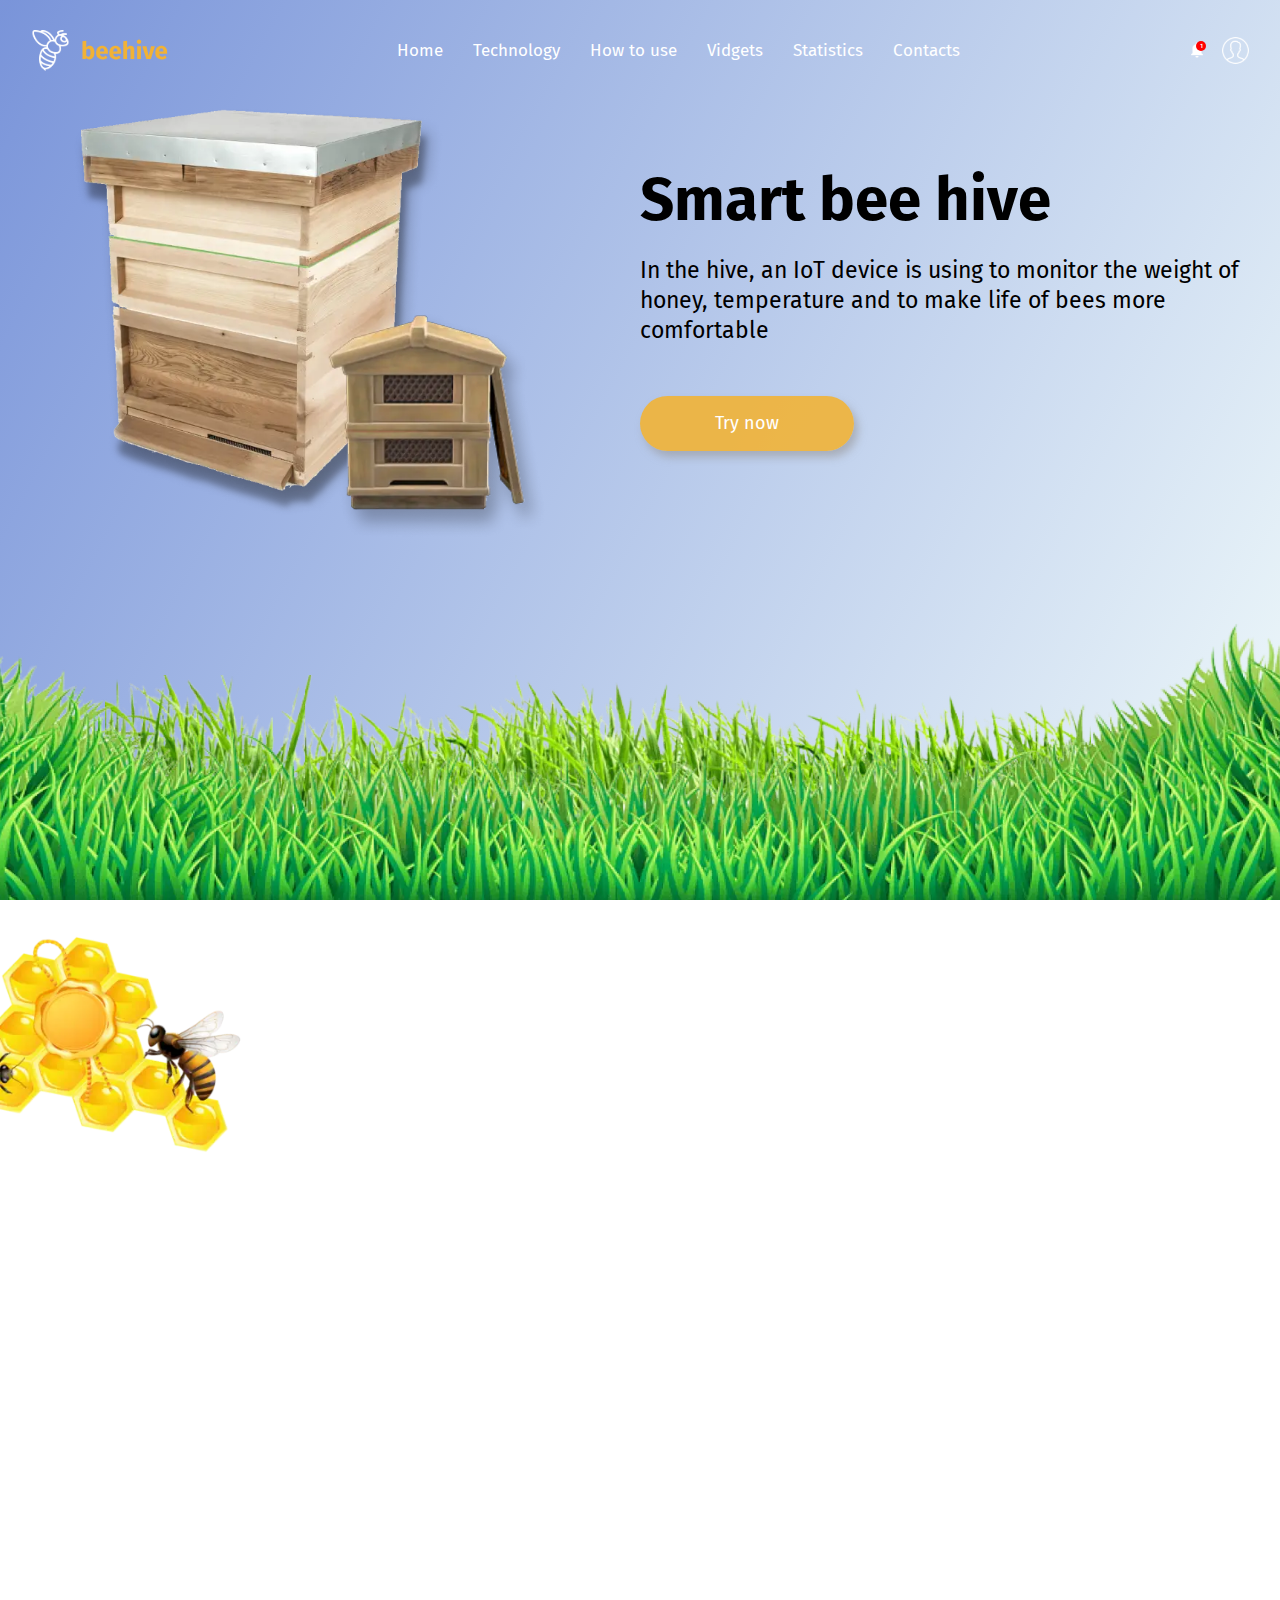
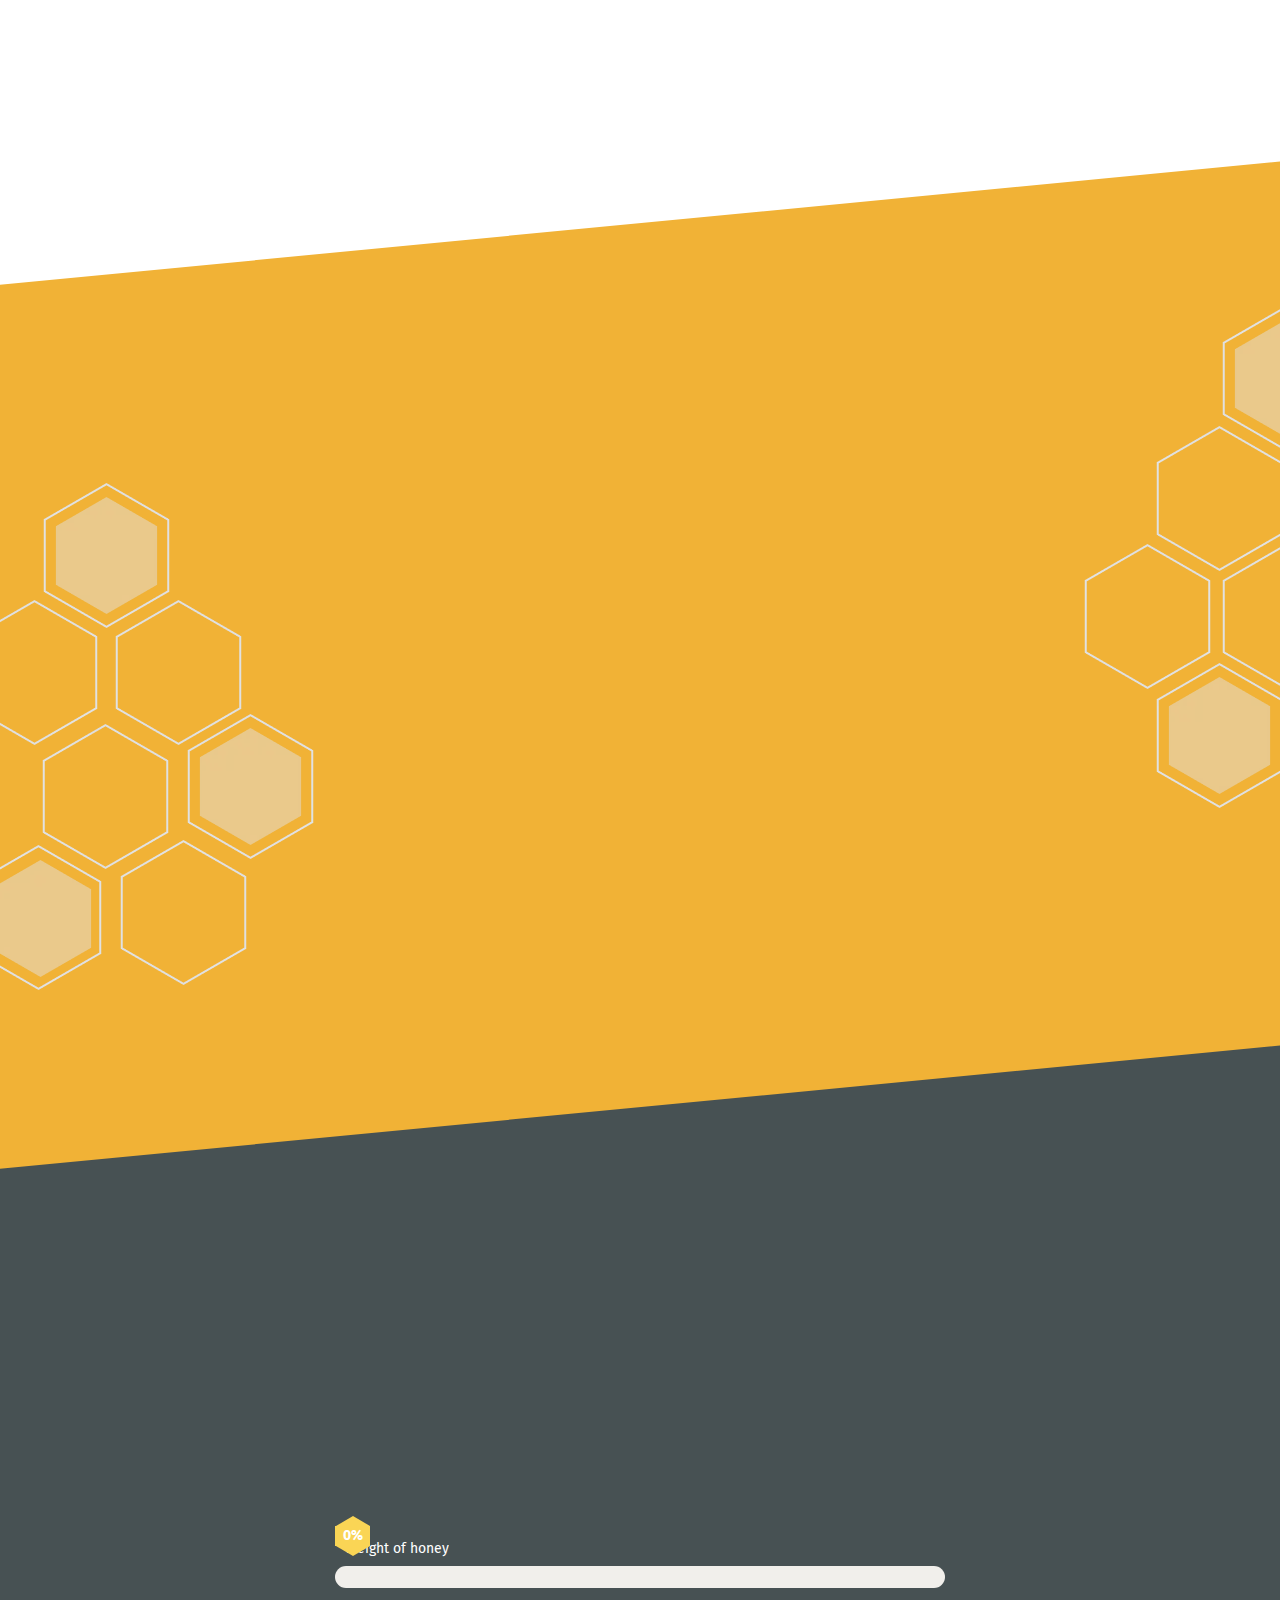
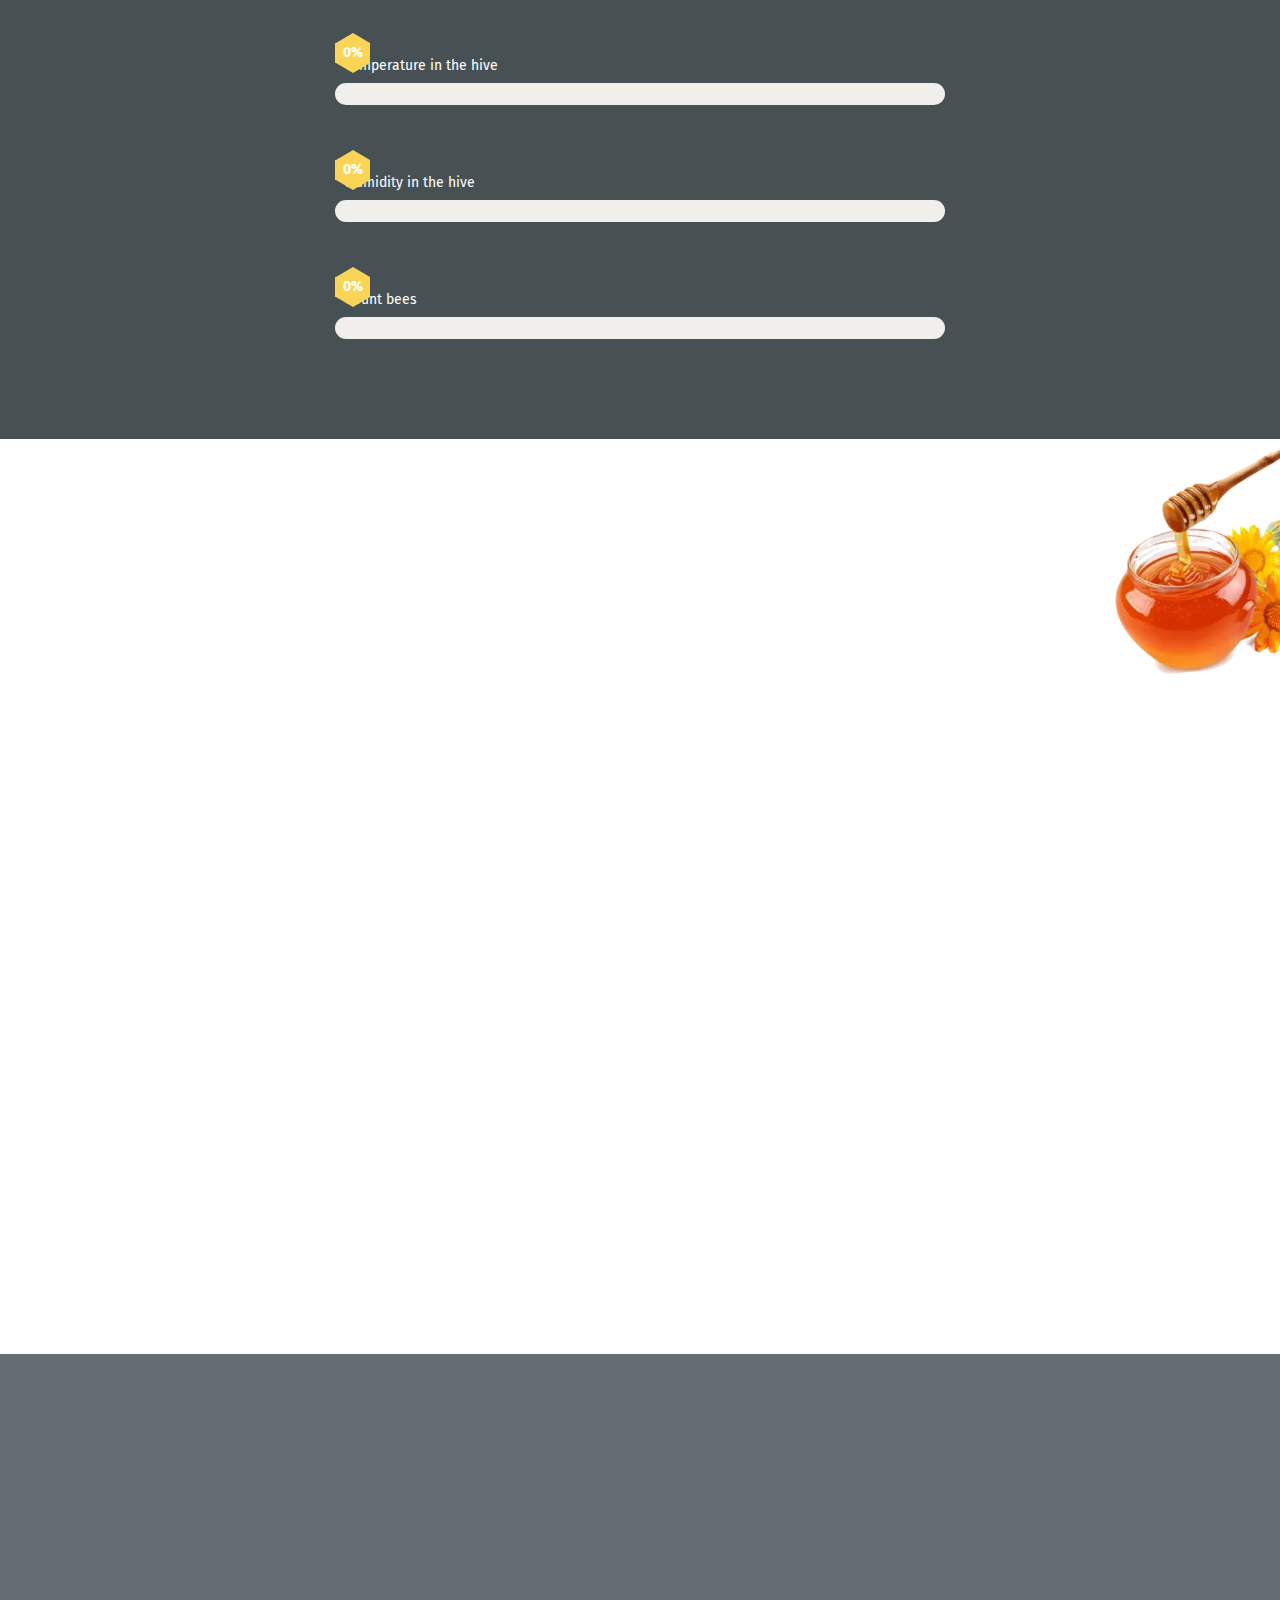
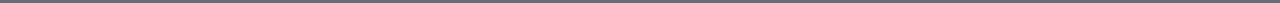
<file: index.html>
<!DOCTYPE html>
<html lang="en">
<head>
    <!-- Заголовок та іконка сайту -->
    <title>SmartHive</title>
    <link rel="shortcut icon" type="image/png" href="img/icons/bee.svg">
    <!-- meta теги -->
    <meta charset="UTF-8">
    <meta http-equiv="X-UA-Compatible" content="IE=edge">
    <meta name="viewport" content="width=device-width, initial-scale=1.0">
    <!-- Підключаємо CSS -->
    <link rel="stylesheet" href="css/style.min.css">
</head>
<body>
    <!-- Оболонка -->
    <div class="wrapper">
        <!-- Перший блок (повноекранний) --> 
        <main class="fullscreen">
            <div class="fullscreen__body -anim-items -anim-no-hide">
                <!-- Хедер -->
                <header class="fullscreen__header header -anim-bottom">
                        <div class="container">
                            <div class="header__row">
                                <!-- Логотип -->
                                <div class="header__logo">
                                    <a href="#"><picture><source srcset="img/icons/main_logo.svg" type="image/webp"><img src="img/icons/main_logo.svg" alt="Logo" class="header__img"></picture></a>
                                </div>
                                <div class="header__menu menu">
                                    <!-- Іконка бургера -->
                                    <div class="menu__icon">
                                        <span></span>
                                    </div>
                                    <!-- Меню -->
                                    <nav class="menu__body">
                                        <ul class="menu__list">
                                            <li><a data-goto=".fullscreen" href="#" class="menu__link">Home</a></li>
                                            <li><a data-goto=".slider" href="#" class="menu__link">Technology</a></li>
                                            <li><a data-goto=".using" href="#" class="menu__link">How to use</a></li>
                                            <li><a data-goto=".vidgets" href="#" class="menu__link">Vidgets</a></li>
                                            <li><a data-goto=".statistics" href="#" class="menu__link">Statistics</a></li>
                                            <li><a data-goto=".footer" href="#" class="menu__link">Contacts </a></li>
                                        </ul> 
                                    </nav>
                                    <!-- Заголовок меню -->
                                    <div class="menu__title">Menu</div>
                                </div>
                                <!-- Іконки -->
                                <div class="header__icons">
                                    <a href="#" class="header__icon -notify"><img src="img/icons/notify.svg" alt="Notify"></a>
                                    <a href="#"  class="header__icon -profile"><img src="img/icons/profile.svg" alt="Profile"></a>
                                    <div class="header__popup popup-header">
                                        <div class="popup-header__body">
                                            <!-- <div class="popup-header__text">You have succesfully logged in</div>
                                            <div class="popup-header__text">You have succesfully logged in</div> -->
                                            <div class="popup-header__text"> You haven't logged in yet</div>                  
                                        </div>
                                    </div>
                                    <div class="header__popup popup-profile">
                                        <div class="popup-profile__body">
                                            <div class="popup-profile__text"><a href="signin.html" target="_blank" class="popup-profile__link">Log in</a></div>
                                            <div class="popup-profile__text"><a href="signup.html" target="_blank" class="popup-profile__link">Sign up</a></div>
                                            <!-- <div class="popup-profile__text"><a href="/smartbeehive/exit.php" class="popup-profile__link">Log out</a></div> -->
                                        </div>
                                    </div>
                                </div>
                            </div>
                        </div>
                </header>
                <!-- Контент -->
                 <div class="fullscreen__main -anim-items -anim-no-hide"> 
                    <!-- Зображення -->
                    <div class="fullscreen__hive -anim-left">
                        <div class="fullscreen__img img">
                            <picture><source srcset="img/hive.webp" type="image/webp"><img src="img/hive.png" alt="Hive"></picture>                       
                        </div>
                    </div>
                    <!-- Текст -->
                    <div class="fullscreen__content -anim-right">
                        <h1 class="fullscreen__title">Smart bee hive</h1>
                        <div class="fullscreen__sub-title">In the hive, an IoT device is using to monitor the weight of honey, temperature and to make life of bees more comfortable</div>
                        <a data-goto=".vidgets" href="#" class="fullscreen__button btn">Try now</a>
                    </div>
                </div>
            </div>
            <!-- Паралакс -->
            <div class="fullscreen__parallax-images parallax">
                <div class="parallax__item">
                   <div class="parallax__big-grass"></div> 
                </div>
                <div class="parallax__item">
                    <div class="parallax__small-grass"></div> 
                 </div>
            </div> 
        </main>

        <!-- Секція зі слайдером --> 
        <section class="slider">
            <div class="slider__container container">
                <div class="slider__body -anim-items -anim-no-hide">
                    <!-- Заголовок -->
                    <h2 class="slider__main-title title -anim-bottom">Technology</h2>
                    <div class="slider__upper-text -anim-sub-bottom">An IoT device consists of a coupe of components. Each of them has its own construction and its own function. You can look at them and found out about them more on the slides below:</div>
                    <!-- Слайдер -->
                    <div class="slider__swiper swiper -anim-left">
                        <div class="slider__wrapper swiper-wrapper" aria-live="polite">
                            <!-- Слайд -->
                            <div class="slider__slide swiper-slide">
                                <div class="slider__img">
                                    <picture><source srcset="img/components/component_1.webp" type="image/webp"><img src="img/components/component_1.png" alt="component_1"></picture>
                                </div>
                                <div class="slider__title">DHT22 temperature and humidity sensor</div>
                                <div class="slider__text">In this way we will be able to: control the swarm and its possible escape, the attack of enemy insects, the possibility of fire and drought in the area. <br> Measurement humidity range: 0-100% <br> Measurement temperature range: 0 to 50°C</div>
                            </div>
                            <!-- Слайд -->
                            <div class="slider__slide swiper-slide">
                                <div class="slider__img">
                                    <picture><source srcset="img/components/component_2.webp" type="image/webp"><img src="img/components/component_2.png" alt="component_2"></picture>                                </div>
                                <div class="slider__title">BMP180 barometric pressure sensor</div>
                                <div class="slider__text">BMP180 is a high precision sensor senses barometric pressure and provides that information in digital output.
                                  <br>  Measurement range: 300 - 1100 GPa
                                  <br>  Measurement temperature range:-40 to +85°C</div>
                            </div>
                            <!-- Слайд -->
                            <div class="slider__slide swiper-slide">
                                <div class="slider__img">
                                    <picture><source srcset="img/components/component_3.webp" type="image/webp"><img src="img/components/component_3.png" alt="component_3"></picture>                                </div>
                                <div class="slider__title">MQ135 Gas sensor</div>
                                <div class="slider__text">MQ135 gas sensor has high sensitivity to ammonia gas, sulfide, benzene series steam, also can monitor smoke and other toxic gases well. It can detect kinds of toxic gases and is a kind of low-cost sensor for kinds of applications.</div>
                            </div>
                            <!-- Слайд -->
                            <div class="slider__slide swiper-slide">
                                <div class="slider__img">
                                    <picture><source srcset="img/components/component_4.webp" type="image/webp"><img src="img/components/component_4.png" alt="component_4"></picture>                                </div>
                                <div class="slider__title">NodeMCU V2 ESP8266</div>
                                <div class="slider__text">ESP8266-based platform for creating various Internet of Things (IoT) devices. The module is able to send and receive information via Wi-Fi.Used when placing the hive near the house to increase comfort when interacting with the hive.</div>
                            </div>
                            <!-- Слайд -->
                            <div class="slider__slide swiper-slide">
                                <div class="slider__img">
                                    <picture><source srcset="img/components/component_5.webp" type="image/webp"><img src="img/components/component_5.png" alt="component_5"></picture>                                </div>
                                <div class="slider__title">Arduino Uno</div>
                                <div class="slider__text">Arduino UNO is a low-cost, flexible, and easy-to-use programmable open-source microcontroller board. It's a brain of this device. It's used with the communication module.</div>
                            </div>
                            <!-- Слайд -->
                            <div class="slider__slide swiper-slide">
                                <div class="slider__img">
                                    <picture><source srcset="img/components/component_6.webp" type="image/webp"><img src="img/components/component_6.png" alt="component_6"></picture>                                </div>
                                <div class="slider__title">GSM,GPRS,GPS Shield SIM808</div>
                                <div class="slider__text">The module is used in places not available on the Wi-Fi network, the SIM900 communication module will be used for transmission to the data processing system.
                                    Values to determine the location of the moment of our hives and control their movement into theft.</div>
                            </div>
                            <!-- Слайд -->
                            <div class="slider__slide swiper-slide">
                                <div class="slider__img">
                                    <picture><source srcset="img/components/component_7.webp" type="image/webp"><img src="img/components/component_7.png" alt="component_7"></picture>                                </div>
                                <div class="slider__title">Weight sensor (strain gauge)</div>
                                <div class="slider__text">It measures up to 100 kg and is widely used in most weighing instruments.

                                    Designed to simplify interaction with the hive and increase productivity (determination of sufficiently collected honey)</div>
                            </div>                            
                        </div>
                        <!-- Кнопки навігації -->
                        <div class="slider__next swiper-button-next"></div>
                        <div class="slider__prev swiper-button-prev"></div>
                        <!-- Пагінація -->
                        <div class="slider__pagination swiper-pagination"></div>
                    </div>
                </div>
            </div>
            <!-- Декоративне зображення -->
            <div class="slider__decor"></div>
        </section>

        <!-- Секція How to use з поп-апами -->
        <section class="using">
            <div class="container">
                <div class="using__body -anim-items -anim-no-hide">
                    <!-- Контент -->
                    <h2 class="using__title title -anim-bottom">How to use</h2>
                    <div class="using__text -anim-sub-bottom">These components are placed in different parts of hive. Just click on the pluses which placed on the picture of hive below. You'll know where the component takes place and how it works</div>
                    <!-- Зображення -->
                    <div class="using__hive img -anim-scale">
                        <!-- Картинка вулика -->
                        <picture><source srcset="img/beehive.webp" type="image/webp"><img src="img/beehive.png" alt="Bee hive"></picture>
                        <!-- Плюси над картинкою -->
                        <div class="using__img-button using__img-button-1"><a href="#popup-1" class="popup-link"><picture><source srcset="img/icons/plus.svg" type="image/webp"><img src="img/icons/plus.svg" alt="+"></picture></a></div>
                        <div class="using__img-button using__img-button-2"><a href="#popup-2" class="popup-link"><picture><source srcset="img/icons/plus.svg" type="image/webp"><img src="img/icons/plus.svg" alt="+"></picture></a></div>
                        <div class="using__img-button using__img-button-3"><a href="#popup-3" class="popup-link"><picture><source srcset="img/icons/plus.svg" type="image/webp"><img src="img/icons/plus.svg" alt="+"></picture></a></div>
                        <div class="using__img-button using__img-button-4"><a href="#popup-4" class="popup-link"><picture><source srcset="img/icons/plus.svg" type="image/webp"><img src="img/icons/plus.svg" alt="+"></picture></a></div>
                        <div class="using__img-button using__img-button-5"><a href="#popup-5" class="popup-link"><picture><source srcset="img/icons/plus.svg" type="image/webp"><img src="img/icons/plus.svg" alt="+"></picture></a></div>
                        <div class="using__img-button using__img-button-6"><a href="#popup-6" class="popup-link"><picture><source srcset="img/icons/plus.svg" type="image/webp"><img src="img/icons/plus.svg" alt="+"></picture></a></div>
                        <div class="using__img-button using__img-button-7"><a href="#popup-7" class="popup-link"><picture><source srcset="img/icons/plus.svg" type="image/webp"><img src="img/icons/plus.svg" alt="+"></picture></a></div>
                    </div>
                    <!-- Поп-ап 1 -->
                    <div id="popup-1" class="popup popup-1">
                        <div class="popup__body">
                            <div class="popup__content">
                                <a href="" class="popup__close close-popup"></a>
                                <div class="popup__img"><picture><source srcset="img/components/component_1.webp" type="image/webp"><img src="img/components/component_1.png" alt="component_1"></picture> </div>
                                <div class="popup__main">
                                    <div class="popup__title">DHT22 temperature and humidity sensor</div>
                                    <div class="popup__sub-title">In this way we will be able to: control the swarm and its possible escape, the attack of enemy insects, the possibility of fire and drought in the area. <br> Measurement humidity range: 0-100% <br> Measurement temperature range: 0 to 50°C</div>
                                </div>
                                <a href="" class="popup__button btn close-popup">OK</a>
                            </div>
                        </div>
                    </div>
                    <!-- Поп-ап 2 -->
                    <div id="popup-2" class="popup popup-2">
                        <div class="popup__body">
                            <div class="popup__content">
                                <a href="" class="popup__close close-popup"></a>
                                <div class="popup__img"><picture><source srcset="img/components/component_2.webp" type="image/webp"><img src="img/components/component_2.png" alt="component_2"></picture> </div>
                                <div class="popup__main">
                                    <div class="popup__title">BMP180 barometric pressure sensor</div>
                                    <div class="popup__sub-title">BMP180 is a high precision sensor senses barometric pressure and provides that information in digital output.
                                        <br>  Measurement range: 300 - 1100 GPa
                                        <br>  Measurement temperature range:-40 to +85°C</div>
                                </div>
                                <a href="" class="popup__button btn close-popup">OK</a>
                            </div>
                        </div>
                    </div>
                    <!-- Поп-ап 3 -->
                    <div id="popup-3" class="popup popup-3">
                        <div class="popup__body">
                            <div class="popup__content">
                                <a href="" class="popup__close close-popup"></a>
                                <div class="popup__img"><picture><source srcset="img/components/component_3.webp" type="image/webp"><img src="img/components/component_3.png" alt="component_3"></picture> </div>
                                <div class="popup__main">
                                    <div class="popup__title">MQ135 Gas sensor</div>
                                    <div class="popup__sub-title">MQ135 gas sensor has high sensitivity to ammonia gas, sulfide, benzene series steam, also can monitor smoke and other toxic gases well. It can detect kinds of toxic gases and is a kind of low-cost sensor for kinds of applications.</div>
                                </div>
                                <a href="" class="popup__button btn close-popup">OK</a>
                            </div>
                        </div>
                    </div>
                    <!-- Поп-ап 4 -->
                    <div id="popup-4" class="popup popup-4">
                        <div class="popup__body">
                            <div class="popup__content">
                                <a href="" class="popup__close close-popup"></a>
                                <div class="popup__img"><picture><source srcset="img/components/component_4.webp" type="image/webp"><img src="img/components/component_3.png" alt="component_4"></picture> </div>
                                <div class="popup__main">
                                    <div class="popup__title">NodeMCU V2 ESP8266</div>
                                    <div class="popup__sub-title">ESP8266-based platform for creating various Internet of Things (IoT) devices. The module is able to send and receive information via Wi-Fi.Used when placing the hive near the house to increase comfort when interacting with the hive.</div>
                                </div>
                                <a href="" class="popup__button btn close-popup">OK</a>
                            </div>
                        </div>
                    </div>
                    <!-- Поп-ап 5 -->
                    <div id="popup-5" class="popup popup-5">
                        <div class="popup__body">
                            <div class="popup__content">
                                <a href="" class="popup__close close-popup"></a>
                                <div class="popup__img"><picture><source srcset="img/components/component_5.webp" type="image/webp"><img src="img/components/component_5.png" alt="component_5"></picture> </div>
                                <div class="popup__main">
                                    <div class="popup__title">Arduino Uno</div>
                                    <div class="popup__sub-title">Arduino UNO is a low-cost, flexible, and easy-to-use programmable open-source microcontroller board. It's a brain of this device. It's used with the communication module.</div>
                                </div>
                                <a href="" class="popup__button btn close-popup">OK</a>
                            </div>
                        </div>
                    </div>
                    <!-- Поп-ап 6 -->
                    <div id="popup-6" class="popup popup-6">
                        <div class="popup__body">
                            <div class="popup__content">
                                <a href="" class="popup__close close-popup"></a>
                                <div class="popup__img"><picture><source srcset="img/components/component_6.webp" type="image/webp"><img src="img/components/component_6.png" alt="component_6"></picture> </div>
                                <div class="popup__main">
                                    <div class="popup__title">GSM,GPRS,GPS Shield SIM808</div>
                                    <div class="popup__sub-title">The module is used in places not available on the Wi-Fi network, the SIM900 communication module will be used for transmission to the data processing system.
                                        Values to determine the location of the moment of our hives and control their movement into theft.</div>
                                </div>
                                <a href="" class="popup__button btn close-popup">OK</a>
                            </div>
                        </div>
                    </div>
                    <!-- Поп-ап 6 -->
                    <div id="popup-7" class="popup popup-7">
                        <div class="popup__body">
                            <div class="popup__content">
                                <a href="" class="popup__close close-popup"></a>
                                <div class="popup__img"><picture><source srcset="img/components/component_7.webp" type="image/webp"><img src="img/components/component_7.png" alt="component_7"></picture> </div>
                                <div class="popup__main">
                                    <div class="popup__title">Weight sensor (strain gauge)</div>
                                    <div class="popup__sub-title">It measures up to 100 kg and is widely used in most weighing instruments.
                                        Designed to simplify interaction with the hive and increase productivity (determination of sufficiently collected honey)</div>
                                </div>
                                <a href="" class="popup__button btn close-popup">OK</a>
                            </div>
                        </div>
                    </div>                  
                </div>
                <!-- Задній фон -->
                <div class="back"></div>
                <!-- Декоративні зображення -->
                <div class="using__decor"></div>
            </div>
        </section>

        <!-- Секція Vidgets з прогрес барами -->
        <section class="vidgets">
            <div class="container">
              <div class="vidgets__body -anim-items -anim-no-hide">
                <!-- Заголовок -->
                <div class="vidgets__title title -anim-bottom">Vidgets</div> 
                <!-- Текст -->           
                <div class="vidgets__text -anim-sub-bottom">You can know more about you hive. Just look at bars below and you'll found out how much honey there is, what the temperature inside, what the humidity level is in the hive and how many bees are inside. In other words, you'll manage to know the condition in beehive.</div>
                <div class="vidgets__content">
                  <div class="vidgets__select select -anim-sub-bottom">
                    <div class="select__header">
                      <div class="select__hive">
                        <img src="img/icons/mini_hive.svg" alt="#">
                      </div>
                      <span class="select__current">Choose your hive</span>
                      <div class="select__icon"></div>
                    </div>
                    <div class="select__body ">
                      <div class="select__item">Hive 1(#58OR01)</div>
                      <div class="select__item">Hive 2(#58OR02)</div>
                      <div class="select__item">Hive 3(#58OR03)</div>
                      <!-- <div class="select__item">+ add the hive</div> -->
                    </div>
                  </div>
                  <!-- Прогрес бари -->
                  <div class="vidgets__bars">
                    <!-- Прогрес бар -->
                    <div class="vidgets__bar">
                        <div class="vidgets__name">Weight of honey</div>
                        <div class="vidgets__pointer">0%</div>
                        <div class="vidgets__progressbar">
                            <div data-procent="84" class="vidgets__progress"></div>
                        </div>
                    </div>
                    <!-- Прогрес бар -->
                    <div class="vidgets__bar">
                      <div class="vidgets__name">Temperature in the hive</div>
                      <div class="vidgets__pointer">0%</div>
                      <div class="vidgets__progressbar">
                        <div data-procent="80" class="vidgets__progress"></div>
                      </div>
                    </div>
                    <!-- Прогрес бар -->
                    <div class="vidgets__bar">
                      <div class="vidgets__name">Humidity in the hive</div>
                      <div class="vidgets__pointer">0%</div>
                      <div class="vidgets__progressbar">
                        <div data-procent="76" class="vidgets__progress"></div>
                      </div>
                    </div>
                    <!-- Прогрес бар -->
                    <div class="vidgets__bar">
                      <div class="vidgets__name">Count bees</div>
                      <div class="vidgets__pointer">0%</div>
                      <div class="vidgets__progressbar">
                        <div data-procent="79" class="vidgets__progress"></div>
                      </div>
                    </div>
                  </div>
                </div>
                <!-- Задній фон -->
                <div class="v-back"></div>
              </div>
            </div>
        </section>
        <!-- Секція статистики -->
        <section class="statistics">
            <div class="statistics__container container">
                <div class="statistics__body -anim-items -anim-no-hide">
                    <!-- Заголовок -->
                    <div class="statistics__title title -anim-bottom">Statistics</div>
                    <!-- Текст -->
                    <div class="statistics__text -anim-sub-bottom">You have an ability to detaily learn the situation inside smart hive. There are some diagrams. They'll give you an information about 4 condition for last week.</div>
                    <!-- Статистика -->
                    <div class="statistics__tabs tabs -anim-left">
                        <!-- Заголовки табів -->
                        <nav class="tabs__items">
                            <a href="#tab_1" class="tabs__item">Weight Statistics</a>
                            <a href="#tab_2" class="tabs__item">Temperature Statistics</a>
                            <a href="#tab_3" class="tabs__item">Humidity Statistics</a>
                            <a href="#tab_4" class="tabs__item">Count Statistics</a>
                        </nav>
                        <!-- Таби -->
                        <div class="tabs__body">
                            <!-- Таб з діаграмою -->
                            <div id="tab_1" class="tabs__content">
                                <canvas ref="chart" id="chart-weight"></canvas>
                            </div>
                            <!-- Таб з діаграмою -->
                            <div id="tab_2" class="tabs__content">
                                <canvas ref="chart" id="chart-temperature"></canvas>
                            </div>
                            <!-- Таб з діаграмою -->
                            <div id="tab_3" class="tabs__content">
                                <canvas ref="chart" id="chart-humidity"></canvas>
                            </div>
                            <!-- Таб з діаграмою -->
                            <div id="tab_4" class="tabs__content">
                                <canvas ref="chart" id="chart-count"></canvas>
                            </div>
                        </div>
                    </div>
                </div>
                <div class="statistics__decor"></div>
            </div>
        </section >
        <!-- Футер -->
        <footer class="footer">
            <div class="container">
                <div class="footer__body -anim-items -anim-no-hide">
                    <!-- Логотип -->
                    <div class="footer__logo -anim-left">
                        <a href="#"><picture><source srcset="img/icons/footer__logo.svg" type="image/webp"><img src="img/icons/footer__logo.svg" alt="logo"></picture></a>
                    </div>
                    <!-- Текст -->
                    <div class="footer__contacts -anim-items -anim-no-hide">
                        <div class="footer__text -anim-left">
                            <p>Developed by Panteleimon Varshavskiy</p>
                            <p>2021-2022 | All rights reserved</p>
                        </div>
                        <!-- Контакти -->
                        <div class="footer__links -anim-right">
                            <div class="footer__caption">Contact us:</div>
                            <div class="footer__icons">
                                <a href="#"><picture><source srcset="img/icons/facebook.svg" type="image/webp"><img src="img/icons/facebook.svg" alt="facebook"></picture></a>
                                <a href="mailto:beehive.guscoll@gmail.com"><img src="img/icons/mail.svg" alt="mail"></a>
                                <a href="#"><picture><source srcset="img/icons/instagram.svg" type="image/webp"><img src="img/icons/instagram.svg" alt="instagram"></picture></a>
                                <a href="#"><picture><source srcset="img/icons/linkedin.svg" type="image/webp"><img src="img/icons/linkedin.svg" alt="linkedin"></picture></a>
                            </div>
                        </div>
                    </div>
                </div>
            </div>
        </footer>
        <!-- Кнопка угору -->
        <a data-goto=".fullscreen" href="#" class="up-button"><div></div></a>
    </div>

    <!-- Підключаємо Swiper -->
    <script src="js/swiper.min.js"></script>    
<!--     <script src="https://unpkg.com/swiper@7/swiper-bundle.min.js"></script> -->
    
    <!-- Підключаємо Chart js -->
    <script src="js/chart.min.js"></script>
<!--     <script src="https://cdnjs.cloudflare.com/ajax/libs/Chart.js/3.7.0/chart.min.js"></script> -->
    
    <!-- Підключаємо Java Script -->
    <script src="js/script.min.js"></script>
</body>
</html>
</file>
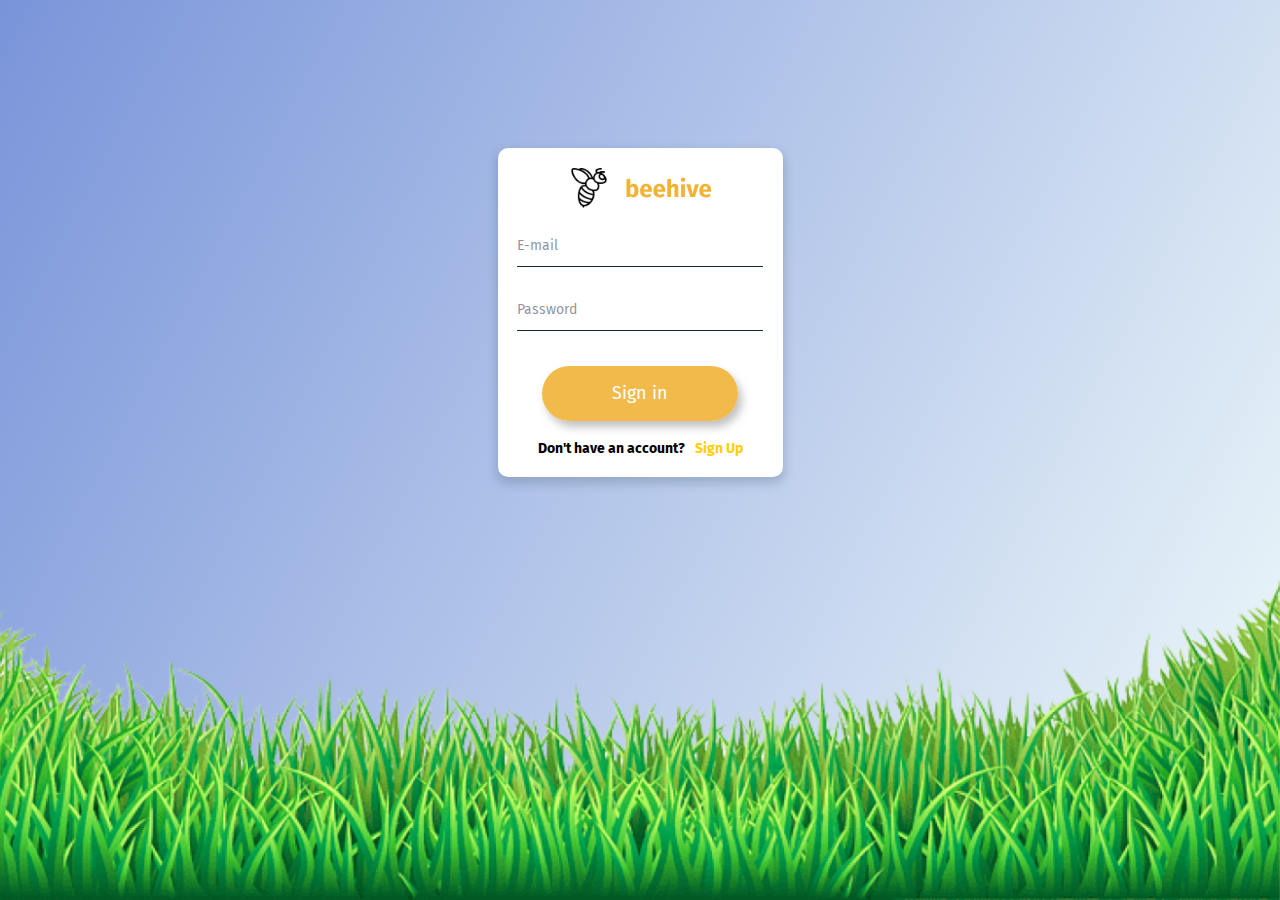
<file: signin.html>
<!DOCTYPE html>
<html lang="en">
<head>
    <!-- Заголовок та іконка сайту -->
    <title>Login</title>
    <link rel="shortcut icon" type="image/png" href="img/icons/bee.svg">
    <!-- meta теги -->
    <meta charset="UTF-8">
    <meta http-equiv="X-UA-Compatible" content="IE=edge">
    <meta name="viewport" content="width=device-width, initial-scale=1.0">
    <!-- Підключаємо CSS -->
    <link rel="stylesheet" href="css/style.min.css">

</head>
<body>
    <div class="wrapper">
        <div class="form -signin">
            <div class="container">
                <form action="#" class="form__body" method="post">
                    <div class="form__logo"><a href="index.html"><img src="img/icons/newLogo_2.svg" alt="main_logo"></a></div>
                    <div class="form__item">
                        <input id="formEmail" type="email" value="" name="email" required placeholder = " " class="form__input">
                        <label for="formEmail" class="form__label">E-mail</label>
                    </div>
                    <div class="form__item">
                        <input id="formPassword" type="password" name="password" required placeholder = " " class="form__input">
                        <label for="formPassword" class="form__label">Password</label>
                    </div>
                    <button type="submit" class="form__button btn">Sign in</button>
                    <div class="form__message">
                        Don't have an account?<span></span><a href="signup.html" class="form__link">Sign Up</a>
                    </div>
                </form>
            </div>
            <div class="form__grass"></div>
        </div>
    </div>
</body>
</html>
</file>
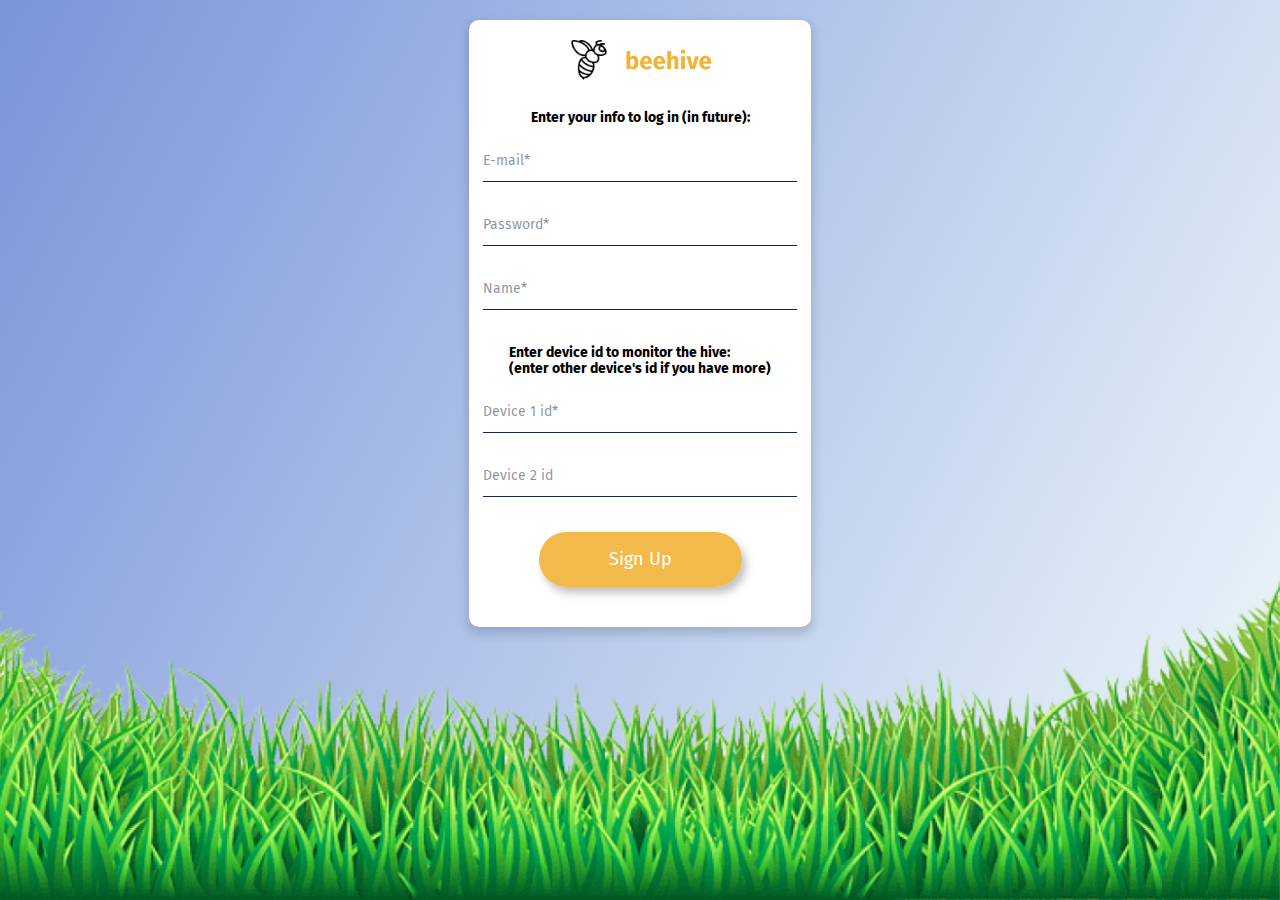
<file: signup.html>
<!DOCTYPE html>
<html lang="en">
<head>
    <!-- Заголовок та іконка сайту -->
    <title>SignUp</title>
    <link rel="shortcut icon" type="image/png" href="img/icons/bee.svg">
    <!-- meta теги -->
    <meta charset="UTF-8">
    <meta http-equiv="X-UA-Compatible" content="IE=edge">
    <meta name="viewport" content="width=device-width, initial-scale=1.0">
    <!-- Підключаємо CSS -->
    <link rel="stylesheet" href="css/style.min.css">

</head>
<body>
    <div class="wrapper">
        <div class="form">
            <div class="container">
                <form action="#" class="form__body" method="post">
                    <div class="form__logo"><a href="index.html"><img src="img/icons/newLogo_2.svg" alt="main_logo"></a></div>
                    <div class="form__text">
                        Enter your info to log in (in future):
                    </div>
                    <div class="form__item">
                        <input id="formEmail" type="email" value="" name="email" required placeholder = " " class="form__input">
                        <label for="formEmail" class="form__label">E-mail*</label>
                    </div>
                    <div class="form__item">
                        <input id="formPassword" type="password" name="password" required placeholder = " " class="form__input">
                        <label for="formPassword" class="form__label">Password*</label>
                    </div>
                    <div class="form__item">
                        <input id="formName" type="text" value="" name="name" required placeholder = " " class="form__input">
                        <label for="formEmail" class="form__label">Name*</label>
                    </div>
                    <div class="form__text">
                        Enter device id to monitor the hive: <br>(enter other device's id if you have more)
                    </div>
                    <div class="form__item">
                        <input id="formDeviceId" type="text" name="device_id" value="" required placeholder = " " class="form__input">
                        <label for="formDeviceId" class="form__label">Device 1 id*</label>
                    </div>
                    <div class="form__item">
                        <input id="formDeviceId" type="text" name="device2Id" placeholder = " " class="form__input">
                        <label for="formDeviceId" class="form__label">Device 2 id</label>
                    </div>
                    <!-- <div class="form__item">
                        <input id="formDeviceId" type="text" name="device3Id" placeholder = " " class="form__input">
                        <label for="formDeviceId" class="form__label">Device 3 id:</label>
                    </div>
                    <div class="form__item">
                        <input id="formDeviceId" type="text" name="device4Id" placeholder = " " class="form__input">
                        <label for="formDeviceId" class="form__label">Device 4 id:</label>
                    </div> -->
                    <button type="submit" class="form__button btn">Sign Up</button>

                </form>
            </div>
            <div class="form__grass"></div>
        </div>
    </div>
</body>
</html>
</file>
<file: css/style.min.css>
@charset "UTF-8";*{padding:0;margin:0;border:0}*,:after,:before{-webkit-box-sizing:border-box;box-sizing:border-box}:active,:focus{outline:0}a:active,a:focus{outline:0}aside,footer,header,nav{display:block}body,html{height:100%;width:100%;font-size:100%;line-height:1;font-size:14px;-ms-text-size-adjust:100%;-moz-text-size-adjust:100%;-webkit-text-size-adjust:100%}button,input,textarea{font-family:inherit}input::-ms-clear{display:none}button{cursor:pointer}button::-moz-focus-inner{padding:0;border:0}a,a:visited{text-decoration:none}a:hover{text-decoration:none}ul li{list-style:none}img{vertical-align:top}h1,h2,h3,h4,h5,h6{font-size:inherit;font-weight:400}.-anim-bottom{-webkit-transform:translate(0,120%);-ms-transform:translate(0,120%);transform:translate(0,120%);opacity:0;-webkit-transition:all .8s ease 0s;-o-transition:all .8s ease 0s;transition:all .8s ease 0s}.-active .-anim-bottom,.-anim-bottom.-active{opacity:1;-webkit-transform:translate(0,0);-ms-transform:translate(0,0);transform:translate(0,0)}.-anim-sub-bottom{-webkit-transform:translate(0,120%);-ms-transform:translate(0,120%);transform:translate(0,120%);opacity:0;-webkit-transition:all .8s ease .3s;-o-transition:all .8s ease .3s;transition:all .8s ease .3s}.-active .-anim-sub-bottom,.-anim-sub-bottom.-active{opacity:1;-webkit-transform:translate(0,0);-ms-transform:translate(0,0);transform:translate(0,0)}.-anim-right{-webkit-transform:translate(120%,0);-ms-transform:translate(120%,0);transform:translate(120%,0);opacity:0;-webkit-transition:all .8s ease 0s;-o-transition:all .8s ease 0s;transition:all .8s ease 0s}.-active .-anim-right,.-anim-right.-active{opacity:1;-webkit-transform:translate(0,0);-ms-transform:translate(0,0);transform:translate(0,0)}.-anim-left{-webkit-transform:translate(-120%,0);-ms-transform:translate(-120%,0);transform:translate(-120%,0);opacity:0;-webkit-transition:all .8s ease 0s;-o-transition:all .8s ease 0s;transition:all .8s ease 0s}.-active .-anim-left,.-anim-left.-active{opacity:1;-webkit-transform:translate(0,0);-ms-transform:translate(0,0);transform:translate(0,0)}.-anim-scale{-webkit-transform:scale(0);-ms-transform:scale(0);transform:scale(0);-webkit-transition:all .8s ease 0s;-o-transition:all .8s ease 0s;transition:all .8s ease 0s}.-active .-anim-scale,.-anim-scale.-active{-webkit-transform:scale(1);-ms-transform:scale(1);transform:scale(1)}@font-face{font-family:Roboto;font-display:swap;src:url(../fonts/Roboto-Regular.woff) format("woff"),url(../fonts/Roboto-Regular.woff2) format("woff2");font-weight:400;font-style:normal}@font-face{font-family:"Fira Sans";font-display:swap;src:url(../fonts/FiraSans-Bold.woff) format("woff"),url(../fonts/FiraSans-Bold.woff2) format("woff2");font-weight:700;font-style:normal}@font-face{font-family:Roboto;font-display:swap;src:url(../fonts/Roboto-Bold.woff) format("woff"),url(../fonts/Roboto-Bold.woff2) format("woff2");font-weight:700;font-style:normal}@font-face{font-family:"Fira Sans";font-display:swap;src:url(../fonts/FiraSans-Regular.woff) format("woff"),url(../fonts/FiraSans-Regular.woff2) format("woff2");font-weight:400;font-style:normal}.statistics{position:relative;z-index:10;background-color:#fff}.statistics__container.container{max-width:1000px}.statistics__body{display:-webkit-box;display:-ms-flexbox;display:flex;-webkit-box-orient:vertical;-webkit-box-direction:normal;-ms-flex-direction:column;flex-direction:column;-webkit-box-align:center;-ms-flex-align:center;align-items:center;position:relative;z-index:3}.statistics__title{margin:50px 0 40px}.statistics__text{font-family:Roboto;font-size:18px;line-height:122.22222%;text-align:center;max-width:720px;margin-bottom:70px}.statistics__tabs{padding-bottom:70px}.tabs{width:100%}.tabs__items{display:-webkit-box;display:-ms-flexbox;display:flex;-webkit-box-align:center;-ms-flex-align:center;align-items:center;width:100%;position:relative;margin-bottom:70px;--underline-tab-width:0;--underline-tab-offset-x:0}.tabs__items::after{content:"";position:absolute;width:100%;height:2px;background:#e8e7e7;bottom:-50%}.tabs__items::before{z-index:7;content:"";position:absolute;width:var(--underline-tab-width);-webkit-transform:translateX(var(--underline-tab-offset-x));-ms-transform:translateX(var(--underline-tab-offset-x));transform:translateX(var(--underline-tab-offset-x));height:2px;background:#f1b236;bottom:-50%;-webkit-transition:all .3s ease 0s;-o-transition:all .3s ease 0s;transition:all .3s ease 0s}.tabs__item{-webkit-box-flex:0;-ms-flex:0 1 25%;flex:0 1 25%;font-family:Fira Sans;font-size:16px;line-height:118.75%;text-align:center;text-transform:uppercase;padding:0 2px;color:#3c3c3c;white-space:nowrap;text-align:center;overflow:hidden;-o-text-overflow:ellipsis;text-overflow:ellipsis}.tabs__body{height:500px}.tabs__content{height:500px;z-index:7;opacity:0;visibility:hidden;width:0;height:0%;-webkit-transition:all .3s ease 0s;-o-transition:all .3s ease 0s;transition:all .3s ease 0s;overflow:hidden}.tabs__content.--active{opacity:1;visibility:visible;width:100%;height:100%}.statistics__decor{position:absolute;width:100%;height:100%;top:0;right:0;pointer-events:none;background-image:url(../img/decor/honey.webp);background-position:top right;background-size:180px 240px;background-repeat:no-repeat}.footer{background-color:#646d71}.footer__body{display:-webkit-box;display:-ms-flexbox;display:flex;-webkit-box-orient:vertical;-webkit-box-direction:normal;-ms-flex-direction:column;flex-direction:column;margin:40px 0 30px}.footer__logo{margin-bottom:50px}.footer__contacts{display:-webkit-box;display:-ms-flexbox;display:flex}.footer__text{font-family:Fira Sans;font-size:16px;line-height:118.75%;color:#fff;-webkit-box-flex:1;-ms-flex:1 1 auto;flex:1 1 auto}.footer__text p{margin-bottom:10px}.footer__links{display:-webkit-box;display:-ms-flexbox;display:flex;-webkit-box-orient:vertical;-webkit-box-direction:normal;-ms-flex-direction:column;flex-direction:column}.footer__caption{font-family:Fira Sans;font-size:16px;line-height:118.75%;color:#fff;margin-bottom:15px}.footer__icons{display:-webkit-box;display:-ms-flexbox;display:flex;-webkit-box-pack:center;-ms-flex-pack:center;justify-content:center;-webkit-box-align:center;-ms-flex-align:center;align-items:center;-ms-flex-wrap:wrap;flex-wrap:wrap}.footer__icons img{margin:0 10px 0 0}.-signin{padding-top:10%}.form{min-height:100vh;min-width:100%;background:-o-linear-gradient(332.22deg,rgba(95,127,210,.83) .5%,rgba(219,241,244,.4648) 97.88%);background:linear-gradient(117.78deg,rgba(95,127,210,.83) .5%,rgba(219,241,244,.4648) 97.88%);display:-webkit-box;display:-ms-flexbox;display:flex;-webkit-box-pack:center;-ms-flex-pack:center;justify-content:center;padding-bottom:15%;position:relative}.form__body{max-width:550px;display:-webkit-box;display:-ms-flexbox;display:flex;-webkit-box-orient:vertical;-webkit-box-direction:normal;-ms-flex-direction:column;flex-direction:column;-webkit-box-align:center;-ms-flex-align:center;align-items:center;-webkit-box-pack:center;-ms-flex-pack:center;justify-content:center;margin:20px auto;padding:20px 40px;background:#fff;-webkit-box-shadow:0 5px 10px 2px rgba(34,60,80,.2);box-shadow:0 5px 10px 2px rgba(34,60,80,.2);border-radius:10px}.form__logo{margin-bottom:30px}.form__item{margin-bottom:35px;width:120%;position:relative}.form__item:nth-last-child(1){margin-bottom:70px}.form__label{pointer-events:none;position:absolute;top:0;left:0;font-family:Fira Sans;font-size:14px;line-height:114.28571%;color:rgba(19,39,67,.5);-webkit-transition:all .3s ease 0s;-o-transition:all .3s ease 0s;transition:all .3s ease 0s}.form__input{-webkit-box-flex:1;-ms-flex:1 1 auto;flex:1 1 auto;border-bottom:1px solid #132743;outline:0;font-family:Fira Sans;font-weight:700;font-size:14px;line-height:114.28571%;color:rgba(19,39,67,.5);padding:4px 0 8px 2px;-webkit-transition:all .3s ease 0s;-o-transition:all .3s ease 0s;transition:all .3s ease 0s;width:100%}.form__input:focus{border-bottom:1px solid #f49a23}.form .form__input:not(:-moz-placeholder-shown)~.form__label{top:-20px;opacity:.7}.form .form__input:not(:-ms-input-placeholder)~.form__label{top:-20px;opacity:.7}.form .form__input:not(:placeholder-shown)~.form__label,.form__input:focus~.form__label{top:-20px;opacity:.7}.form__button{padding:0 70px;margin-bottom:20px}.form__message{font-family:Fira Sans;font-weight:700;font-size:14px;line-height:114.28571%}.form__message span{padding:0 5px}.form__link{color:#ffcf01;-webkit-transition:all .3s ease 0s;-o-transition:all .3s ease 0s;transition:all .3s ease 0s}.form__link:hover{color:rgba(19,39,67,.75)}.form__text{font-family:Fira Sans;font-weight:700;font-size:14px;line-height:114.28571%;margin-bottom:27px;text-align:left}.form__grass{position:fixed;bottom:0;left:0;width:100%;height:50%;pointer-events:none;background:url(../img/parallax/big_grass.png) bottom center/cover no-repeat}body{width:100%;height:100%}body.lock{overflow:hidden}.wrapper{min-height:100vh;display:-webkit-box;display:-ms-flexbox;display:flex;-webkit-box-orient:vertical;-webkit-box-direction:normal;-ms-flex-direction:column;flex-direction:column;position:relative;overflow:hidden;min-width:100%}.container{max-width:1460px;margin:0 auto;padding:0 15px}::-webkit-scrollbar{width:16px}body._touch ::-webkit-scrollbar{width:0}::-webkit-scrollbar-track{background:#e5e5e5}::-webkit-scrollbar-thumb{background:#fad555;border-radius:10px;-webkit-transition:all .3s ease 0s;transition:all .3s ease 0s}::-webkit-scrollbar-thumb:hover{background:#ffcf01}.img img{max-width:100%}.title{position:relative;font-family:Fira Sans;font-style:normal;font-weight:700;font-size:43px;line-height:120.93023%}.title::after{content:'';position:absolute;bottom:-20%;left:0;width:100%;height:3px;background:#f1b236}.btn{display:-webkit-inline-box;display:-ms-inline-flexbox;display:inline-flex;-webkit-box-align:center;-ms-flex-align:center;align-items:center;-webkit-box-pack:center;-ms-flex-pack:center;justify-content:center;text-align:center;height:55px;position:relative;overflow:hidden;background:rgba(241,178,54,.9);-webkit-box-shadow:4px 6px 8px rgba(150,149,148,.58);box-shadow:4px 6px 8px rgba(150,149,148,.58);border-radius:50px;font-family:Fira Sans;font-style:normal;font-weight:400;font-size:18px;line-height:105.55556%;color:#fff;-webkit-transition:all .3s ease 0s;-o-transition:all .3s ease 0s;transition:all .3s ease 0s}.btn:hover{background:#aa7305}.btn:before{position:absolute;content:'';display:inline-block;top:-180px;left:0;width:30px;height:100%;background-color:#fff}.up-button{position:fixed;z-index:20;bottom:4%;right:-3%;width:38px;height:24px;margin-left:0;background-color:#fad555;opacity:0;visibility:hidden;-webkit-transition:all .8s ease 0s;-o-transition:all .8s ease 0s;transition:all .8s ease 0s}.up-button::before{content:'';position:absolute;top:-10px;border-left:19px solid transparent;border-right:19px solid transparent;border-bottom:10px solid #fad555}.up-button::after{content:'';position:absolute;bottom:-10px;border-left:19px solid transparent;border-right:19px solid transparent;border-top:10px solid #fad555}.up-button div{position:relative;width:100%;height:100%;-webkit-transition:all .3s ease 0s;-o-transition:all .3s ease 0s;transition:all .3s ease 0s}.up-button div::before{content:"";position:absolute;top:37%;left:9%;width:50%;height:3px;background:#000;-webkit-transform:rotate(-45deg);-ms-transform:rotate(-45deg);transform:rotate(-45deg);border-radius:2px;-webkit-transition:all .3s ease 0s;-o-transition:all .3s ease 0s;transition:all .3s ease 0s}.up-button div::after{content:"";position:absolute;top:37%;left:41%;width:50%;height:3px;background:#000;-webkit-transform:rotate(45deg);-ms-transform:rotate(45deg);transform:rotate(45deg);border-radius:2px;-webkit-transition:all .3s ease 0s;-o-transition:all .3s ease 0s;transition:all .3s ease 0s}.up-button:hover div::after,.up-button:hover div::before{background:#646d71}.up-button.active{opacity:.7;visibility:visible;right:2%}@-webkit-keyframes shadow{0%{-webkit-transform:scale(0) rotate(45deg);transform:scale(0) rotate(45deg);opacity:0}80%{-webkit-transform:scale(0) rotate(45deg);transform:scale(0) rotate(45deg);opacity:.5}81%{-webkit-transform:scale(4) rotate(45deg);transform:scale(4) rotate(45deg);opacity:1}100%{-webkit-transform:scale(50) rotate(45deg);transform:scale(50) rotate(45deg);opacity:0}}@keyframes shadow{0%{-webkit-transform:scale(0) rotate(45deg);transform:scale(0) rotate(45deg);opacity:0}80%{-webkit-transform:scale(0) rotate(45deg);transform:scale(0) rotate(45deg);opacity:.5}81%{-webkit-transform:scale(4) rotate(45deg);transform:scale(4) rotate(45deg);opacity:1}100%{-webkit-transform:scale(50) rotate(45deg);transform:scale(50) rotate(45deg);opacity:0}}@-webkit-keyframes levitation{0%{-webkit-transform:translateY(0);transform:translateY(0)}100%{-webkit-transform:translateY(-5%);transform:translateY(-5%)}}@keyframes levitation{0%{-webkit-transform:translateY(0);transform:translateY(0)}100%{-webkit-transform:translateY(-5%);transform:translateY(-5%)}}.header{position:relative;z-index:10}.header__row{display:-webkit-box;display:-ms-flexbox;display:flex;-webkit-box-align:center;-ms-flex-align:center;align-items:center;-webkit-box-pack:justify;-ms-flex-pack:justify;justify-content:space-between;height:90px;padding-top:10px}.header__logo{position:relative;z-index:5}.header__icons{display:-webkit-box;display:-ms-flexbox;display:flex;-webkit-box-align:center;-ms-flex-align:center;align-items:center;z-index:4}.-notify{margin-right:15px;position:relative}.popup-header__body._active{visibility:visible;opacity:1;pointer-events:all}.-notify::after{content:"1";position:absolute;top:0;right:0;width:10px;height:10px;border-radius:50%;background:red;font-family:Roboto;font-weight:700;font-size:6px;line-height:10px;display:-webkit-box;display:-ms-flexbox;display:flex;-webkit-box-align:center;-ms-flex-align:center;align-items:center;-webkit-box-pack:center;-ms-flex-pack:center;justify-content:center;text-align:center;color:#fff}.popup-header{position:relative}.popup-header__body{position:absolute;top:15px;right:40px;overflow-x:hidden;overflow-y:auto;max-height:300px;min-width:300px;background:#f0f8ff;padding:10px 15px 10px 35px;border-radius:5px;-webkit-box-shadow:4px 6px 8px rgba(150,149,148,.58);box-shadow:4px 6px 8px rgba(150,149,148,.58);visibility:hidden;opacity:0;pointer-events:none;-webkit-transition:all .3s ease 0s;-o-transition:all .3s ease 0s;transition:all .3s ease 0s}.popup-header__body:hover{visibility:visible;opacity:1;pointer-events:all}.popup-header__text{display:-webkit-box;display:-ms-flexbox;display:flex;-webkit-box-align:center;-ms-flex-align:center;align-items:center;font-family:Fira Sans;font-style:normal;font-weight:400;font-size:18px;line-height:105.55556%;position:relative;margin-bottom:10px;min-height:32px}.popup-header__text::before{content:"";position:absolute;top:3px;left:-27px;width:100%;height:100%;background:url(../img/icons/polygon_20.svg) 0 0/22px 25px no-repeat;pointer-events:none}.popup-header__text::after{content:"";position:absolute;bottom:-5px;left:-10%;width:110%;height:2px;border-radius:2px;background:rgba(150,149,148,.58)}.popup-header__text:nth-last-child(1)::after{height:0}.popup-header__text:nth-last-child(1){margin-bottom:0}.popup-profile{position:relative}.popup-profile__body{position:absolute;top:17px;right:0;overflow-x:hidden;overflow-y:auto;max-height:300px;min-width:100px;background:#f0f8ff;padding:10px 5px 10px 32px;border-radius:5px;-webkit-box-shadow:4px 6px 8px rgba(150,149,148,.58);box-shadow:4px 6px 8px rgba(150,149,148,.58);visibility:hidden;opacity:0;pointer-events:none;-webkit-transition:all .3s ease 0s;-o-transition:all .3s ease 0s;transition:all .3s ease 0s}.popup-profile__body:hover{visibility:visible;opacity:1;pointer-events:all}.popup-profile__text{display:-webkit-box;display:-ms-flexbox;display:flex;-webkit-box-align:center;-ms-flex-align:center;align-items:center;position:relative;margin-bottom:5px;min-height:32px}.popup-profile__text::before{content:"";position:absolute;top:3px;left:-27px;width:100%;height:100%;background:url(../img/icons/polygon_20.svg) 0 0/22px 25px no-repeat;pointer-events:none}.popup-profile__link{font-family:Fira Sans;font-size:18px;line-height:105.55556%;color:#000}.popup-profile__link:hover{color:#666}.popup-profile__body._active{visibility:visible;opacity:1;pointer-events:all}.menu__icon{display:none;z-index:15}.menu__list{position:relative}.menu__title{display:none;font-family:Fira Sans;font-size:35px;line-height:100%;color:#000;position:absolute;top:0;left:110%;width:144%;height:70px;z-index:12;padding-right:10%;background:#f1b236;-webkit-transition:all .5s ease 0s;-o-transition:all .5s ease 0s;transition:all .5s ease 0s}.menu__title.-active{left:-5%}.menu__link{padding:5px 15px;-webkit-transition:all .3s ease 0s;-o-transition:all .3s ease 0s;transition:all .3s ease 0s;font-family:Fira Sans;font-style:normal;font-weight:400;font-size:17px;line-height:100%;color:#fff}.fullscreen{position:relative;height:100vh;width:100%;background:-o-linear-gradient(332.22deg,rgba(95,127,210,.83) .5%,rgba(219,241,244,.4648) 97.88%);background:linear-gradient(117.78deg,rgba(95,127,210,.83) .5%,rgba(219,241,244,.4648) 97.88%)}.fullscreen__body{-webkit-box-flex:1;-ms-flex:1 1 auto;flex:1 1 auto;max-width:1460px;margin:0 auto;padding:0 15px}.fullscreen__main{display:-webkit-box;display:-ms-flexbox;display:flex;-webkit-box-orient:horizontal;-webkit-box-direction:normal;-ms-flex-direction:row;flex-direction:row;padding:0 5px;position:relative}.fullscreen__hive{display:-webkit-box;display:-ms-flexbox;display:flex;-webkit-box-flex:1;-ms-flex:1 0 50%;flex:1 0 50%;-webkit-box-pack:center;-ms-flex-pack:center;justify-content:center;-o-object-fit:cover;object-fit:cover;padding:4%;margin-top:-50px;pointer-events:none}.fullscreen__img{margin-right:25px;-webkit-animation:levitation 3s ease-in-out alternate infinite;animation:levitation 3s ease-in-out alternate infinite}.fullscreen__content{-webkit-box-flex:1;-ms-flex:1 0 50%;flex:1 0 50%;margin-top:6%;position:relative;z-index:2}.fullscreen__title{font-family:Fira Sans;font-style:normal;font-weight:700;font-size:60px;line-height:120%;margin-bottom:20px;-webkit-transition:all .3s ease 0s;-o-transition:all .3s ease 0s;transition:all .3s ease 0s}.fullscreen__sub-title{font-family:Fira Sans;font-style:normal;font-weight:400;font-size:23px;line-height:130.43478%;margin-bottom:50px}.fullscreen__button{display:-webkit-inline-box;display:-ms-inline-flexbox;display:inline-flex;padding:0 75px;-webkit-box-align:center;-ms-flex-align:center;align-items:center;-webkit-box-pack:center;-ms-flex-pack:center;justify-content:center;text-align:center;height:55px;position:relative;overflow:hidden;background:rgba(241,178,54,.9);-webkit-box-shadow:4px 6px 8px rgba(150,149,148,.58);box-shadow:4px 6px 8px rgba(150,149,148,.58);border-radius:50px;font-family:Fira Sans;font-style:normal;font-weight:400;font-size:18px;line-height:105.55556%;color:#fff;-webkit-transition:all .3s ease 0s;-o-transition:all .3s ease 0s;transition:all .3s ease 0s}.fullscreen__button:hover{background:#aa7305}.fullscreen__button:before{position:absolute;content:'';display:inline-block;top:-180px;left:0;width:30px;height:100%;background-color:#fff;-webkit-animation:shadow 4s linear infinite;animation:shadow 4s linear infinite}.parallax{position:absolute;width:110%;height:100%;left:-5%;bottom:0;overflow:hidden}.parallax__item{position:absolute;width:100%;height:100%;bottom:0;left:0;pointer-events:none}.parallax__big-grass,.parallax__small-grass{position:absolute;width:100%;height:100%;left:0;bottom:0}.parallax__big-grass{background-position:bottom center;background-size:100% 50%;background-repeat:no-repeat;z-index:4;bottom:0}.parallax__small-grass{background-position:bottom center;background-size:70% 40%;background-repeat:no-repeat;bottom:-7%;left:-3%;z-index:3}body.webp .parallax__big-grass{background-image:url(../img/parallax/big_grass.webp)}body.webp .parallax__small-grass{background-image:url(../img/parallax/small_grass.webp)}@font-face{font-family:swiper-icons;src:url("data:application/font-woff;charset=utf-8;base64, [base64]//wADZ2x5ZgAAAywAAADMAAAD2MHtryVoZWFkAAABbAAAADAAAAA2E2+eoWhoZWEAAAGcAAAAHwAAACQC9gDzaG10eAAAAigAAAAZAAAArgJkABFsb2NhAAAC0AAAAFoAAABaFQAUGG1heHAAAAG8AAAAHwAAACAAcABAbmFtZQAAA/gAAAE5AAACXvFdBwlwb3N0AAAFNAAAAGIAAACE5s74hXjaY2BkYGAAYpf5Hu/j+W2+MnAzMYDAzaX6QjD6/4//Bxj5GA8AuRwMYGkAPywL13jaY2BkYGA88P8Agx4j+/8fQDYfA1AEBWgDAIB2BOoAeNpjYGRgYNBh4GdgYgABEMnIABJzYNADCQAACWgAsQB42mNgYfzCOIGBlYGB0YcxjYGBwR1Kf2WQZGhhYGBiYGVmgAFGBiQQkOaawtDAoMBQxXjg/wEGPcYDDA4wNUA2CCgwsAAAO4EL6gAAeNpj2M0gyAACqxgGNWBkZ2D4/wMA+xkDdgAAAHjaY2BgYGaAYBkGRgYQiAHyGMF8FgYHIM3DwMHABGQrMOgyWDLEM1T9/w8UBfEMgLzE////P/5//f/V/xv+r4eaAAeMbAxwIUYmIMHEgKYAYjUcsDAwsLKxc3BycfPw8jEQA/[base64]/uznmfPFBNODM2K7MTQ45YEAZqGP81AmGGcF3iPqOop0r1SPTaTbVkfUe4HXj97wYE+yNwWYxwWu4v1ugWHgo3S1XdZEVqWM7ET0cfnLGxWfkgR42o2PvWrDMBSFj/IHLaF0zKjRgdiVMwScNRAoWUoH78Y2icB/yIY09An6AH2Bdu/UB+yxopYshQiEvnvu0dURgDt8QeC8PDw7Fpji3fEA4z/PEJ6YOB5hKh4dj3EvXhxPqH/SKUY3rJ7srZ4FZnh1PMAtPhwP6fl2PMJMPDgeQ4rY8YT6Gzao0eAEA409DuggmTnFnOcSCiEiLMgxCiTI6Cq5DZUd3Qmp10vO0LaLTd2cjN4fOumlc7lUYbSQcZFkutRG7g6JKZKy0RmdLY680CDnEJ+UMkpFFe1RN7nxdVpXrC4aTtnaurOnYercZg2YVmLN/d/gczfEimrE/fs/bOuq29Zmn8tloORaXgZgGa78yO9/cnXm2BpaGvq25Dv9S4E9+5SIc9PqupJKhYFSSl47+Qcr1mYNAAAAeNptw0cKwkAAAMDZJA8Q7OUJvkLsPfZ6zFVERPy8qHh2YER+3i/BP83vIBLLySsoKimrqKqpa2hp6+jq6RsYGhmbmJqZSy0sraxtbO3sHRydnEMU4uR6yx7JJXveP7WrDycAAAAAAAH//wACeNpjYGRgYOABYhkgZgJCZgZNBkYGLQZtIJsFLMYAAAw3ALgAeNolizEKgDAQBCchRbC2sFER0YD6qVQiBCv/H9ezGI6Z5XBAw8CBK/m5iQQVauVbXLnOrMZv2oLdKFa8Pjuru2hJzGabmOSLzNMzvutpB3N42mNgZGBg4GKQYzBhYMxJLMlj4GBgAYow/P/PAJJhLM6sSoWKfWCAAwDAjgbRAAB42mNgYGBkAIIbCZo5IPrmUn0hGA0AO8EFTQAA");font-weight:400;font-style:normal}:root{--swiper-theme-color:#007aff}.swiper{margin-left:auto;margin-right:auto;position:relative;overflow:hidden;list-style:none;padding:0;z-index:1}.swiper-vertical>.swiper-wrapper{-webkit-box-orient:vertical;-webkit-box-direction:normal;-ms-flex-direction:column;flex-direction:column}.swiper-wrapper{position:relative;width:100%;height:100%;z-index:1;display:-webkit-box;display:-ms-flexbox;display:flex;-webkit-box-align:center;-ms-flex-align:center;align-items:center;-webkit-transition-property:-webkit-transform;transition-property:-webkit-transform;-o-transition-property:transform;transition-property:transform;transition-property:transform,-webkit-transform;-webkit-box-sizing:content-box;box-sizing:content-box}.swiper-android .swiper-slide,.swiper-wrapper{-webkit-transform:translate3d(0,0,0);transform:translate3d(0,0,0)}.swiper-pointer-events{-ms-touch-action:pan-y;touch-action:pan-y}.swiper-pointer-events.swiper-vertical{-ms-touch-action:pan-x;touch-action:pan-x}.swiper-slide{-ms-flex-negative:0;flex-shrink:0;width:100%;height:100%;position:relative;-webkit-transition-property:-webkit-transform;transition-property:-webkit-transform;-o-transition-property:transform;transition-property:transform;transition-property:transform,-webkit-transform}.swiper-slide-invisible-blank{visibility:hidden}.swiper-autoheight,.swiper-autoheight .swiper-slide{height:auto}.swiper-autoheight .swiper-wrapper{-webkit-box-align:start;-ms-flex-align:start;align-items:flex-start;-webkit-transition-property:height,-webkit-transform;transition-property:height,-webkit-transform;-o-transition-property:transform,height;transition-property:transform,height;transition-property:transform,height,-webkit-transform}.swiper-3d,.swiper-3d.swiper-css-mode .swiper-wrapper{-webkit-perspective:1200px;perspective:1200px}.swiper-3d .swiper-cube-shadow,.swiper-3d .swiper-slide,.swiper-3d .swiper-slide-shadow,.swiper-3d .swiper-slide-shadow-bottom,.swiper-3d .swiper-slide-shadow-left,.swiper-3d .swiper-slide-shadow-right,.swiper-3d .swiper-slide-shadow-top,.swiper-3d .swiper-wrapper{-webkit-transform-style:preserve-3d;transform-style:preserve-3d}.swiper-3d .swiper-slide-shadow,.swiper-3d .swiper-slide-shadow-bottom,.swiper-3d .swiper-slide-shadow-left,.swiper-3d .swiper-slide-shadow-right,.swiper-3d .swiper-slide-shadow-top{position:absolute;left:0;top:0;width:100%;height:100%;pointer-events:none;z-index:10}.swiper-3d .swiper-slide-shadow{background:rgba(0,0,0,.15)}.swiper-3d .swiper-slide-shadow-left{background-image:-o-linear-gradient(right,rgba(0,0,0,.5),rgba(0,0,0,0));background-image:-webkit-gradient(linear,right top,left top,from(rgba(0,0,0,.5)),to(rgba(0,0,0,0)));background-image:linear-gradient(to left,rgba(0,0,0,.5),rgba(0,0,0,0))}.swiper-3d .swiper-slide-shadow-right{background-image:-o-linear-gradient(left,rgba(0,0,0,.5),rgba(0,0,0,0));background-image:-webkit-gradient(linear,left top,right top,from(rgba(0,0,0,.5)),to(rgba(0,0,0,0)));background-image:linear-gradient(to right,rgba(0,0,0,.5),rgba(0,0,0,0))}.swiper-3d .swiper-slide-shadow-top{background-image:-o-linear-gradient(bottom,rgba(0,0,0,.5),rgba(0,0,0,0));background-image:-webkit-gradient(linear,left bottom,left top,from(rgba(0,0,0,.5)),to(rgba(0,0,0,0)));background-image:linear-gradient(to top,rgba(0,0,0,.5),rgba(0,0,0,0))}.swiper-3d .swiper-slide-shadow-bottom{background-image:-o-linear-gradient(top,rgba(0,0,0,.5),rgba(0,0,0,0));background-image:-webkit-gradient(linear,left top,left bottom,from(rgba(0,0,0,.5)),to(rgba(0,0,0,0)));background-image:linear-gradient(to bottom,rgba(0,0,0,.5),rgba(0,0,0,0))}.swiper-css-mode>.swiper-wrapper{overflow:auto;scrollbar-width:none;-ms-overflow-style:none}.swiper-css-mode>.swiper-wrapper::-webkit-scrollbar{display:none}.swiper-css-mode>.swiper-wrapper>.swiper-slide{scroll-snap-align:start start}.swiper-horizontal.swiper-css-mode>.swiper-wrapper{-ms-scroll-snap-type:x mandatory;scroll-snap-type:x mandatory}.swiper-vertical.swiper-css-mode>.swiper-wrapper{-ms-scroll-snap-type:y mandatory;scroll-snap-type:y mandatory}.swiper-centered>.swiper-wrapper::before{content:'';-ms-flex-negative:0;flex-shrink:0;-webkit-box-ordinal-group:10000;-ms-flex-order:9999;order:9999}.swiper-centered.swiper-horizontal>.swiper-wrapper>.swiper-slide:first-child{-webkit-margin-start:var(--swiper-centered-offset-before);margin-inline-start:var(--swiper-centered-offset-before)}.swiper-centered.swiper-horizontal>.swiper-wrapper::before{height:100%;min-height:1px;width:var(--swiper-centered-offset-after)}.swiper-centered.swiper-vertical>.swiper-wrapper>.swiper-slide:first-child{-webkit-margin-before:var(--swiper-centered-offset-before);margin-block-start:var(--swiper-centered-offset-before)}.swiper-centered.swiper-vertical>.swiper-wrapper::before{width:100%;min-width:1px;height:var(--swiper-centered-offset-after)}.swiper-centered>.swiper-wrapper>.swiper-slide{scroll-snap-align:center center}.swiper-virtual.swiper-css-mode .swiper-wrapper::after{content:'';position:absolute;left:0;top:0;pointer-events:none}.swiper-virtual.swiper-css-mode.swiper-horizontal .swiper-wrapper::after{height:1px;width:var(--swiper-virtual-size)}.swiper-virtual.swiper-css-mode.swiper-vertical .swiper-wrapper::after{width:1px;height:var(--swiper-virtual-size)}:root{--swiper-navigation-size:44px;--swiper-navigation-color:var(--swiper-theme-color)}.swiper-button-next,.swiper-button-prev{position:absolute;top:50%;width:calc(var(--swiper-navigation-size)/ 44 * 27);height:var(--swiper-navigation-size);margin-top:calc(0px - (var(--swiper-navigation-size)/ 2));z-index:10;cursor:pointer;display:-webkit-box;display:-ms-flexbox;display:flex;-webkit-box-align:center;-ms-flex-align:center;align-items:center;-webkit-box-pack:center;-ms-flex-pack:center;justify-content:center;color:var(--swiper-navigation-color,var(--swiper-theme-color))}.swiper-button-next.swiper-button-disabled,.swiper-button-prev.swiper-button-disabled{opacity:.35;cursor:auto;pointer-events:none}.swiper-button-next:after,.swiper-button-prev:after{font-family:swiper-icons;font-size:var(--swiper-navigation-size);text-transform:none!important;letter-spacing:0;text-transform:none;font-variant:initial;line-height:1}.swiper-button-prev,.swiper-rtl .swiper-button-next{left:10px;right:auto}.swiper-button-prev:after,.swiper-rtl .swiper-button-next:after{content:'prev'}.swiper-button-next,.swiper-rtl .swiper-button-prev{right:10px;left:auto}.swiper-button-next:after,.swiper-rtl .swiper-button-prev:after{content:'next'}.swiper-button-lock{display:none}:root{--swiper-pagination-color:var(--swiper-theme-color);--swiper-pagination-bullet-size:8px;--swiper-pagination-bullet-width:8px;--swiper-pagination-bullet-height:8px;--swiper-pagination-bullet-inactive-color:#000;--swiper-pagination-bullet-inactive-opacity:0.2;--swiper-pagination-bullet-opacity:1;--swiper-pagination-bullet-horizontal-gap:4px;--swiper-pagination-bullet-vertical-gap:6px}.swiper-pagination{position:absolute;text-align:center;-webkit-transition:.3s opacity;-o-transition:.3s opacity;transition:.3s opacity;-webkit-transform:translate3d(0,0,0);transform:translate3d(0,0,0);z-index:10}.swiper-pagination.swiper-pagination-hidden{opacity:0}.swiper-horizontal>.swiper-pagination-bullets,.swiper-pagination-bullets.swiper-pagination-horizontal,.swiper-pagination-custom,.swiper-pagination-fraction{bottom:10px;left:0;width:100%}.swiper-pagination-bullets-dynamic{overflow:hidden;font-size:0}.swiper-pagination-bullets-dynamic .swiper-pagination-bullet{-webkit-transform:scale(.33);-ms-transform:scale(.33);transform:scale(.33);position:relative}.swiper-pagination-bullets-dynamic .swiper-pagination-bullet-active{-webkit-transform:scale(1);-ms-transform:scale(1);transform:scale(1)}.swiper-pagination-bullets-dynamic .swiper-pagination-bullet-active-main{-webkit-transform:scale(1);-ms-transform:scale(1);transform:scale(1)}.swiper-pagination-bullets-dynamic .swiper-pagination-bullet-active-prev{-webkit-transform:scale(.66);-ms-transform:scale(.66);transform:scale(.66)}.swiper-pagination-bullets-dynamic .swiper-pagination-bullet-active-prev-prev{-webkit-transform:scale(.33);-ms-transform:scale(.33);transform:scale(.33)}.swiper-pagination-bullets-dynamic .swiper-pagination-bullet-active-next{-webkit-transform:scale(.66);-ms-transform:scale(.66);transform:scale(.66)}.swiper-pagination-bullets-dynamic .swiper-pagination-bullet-active-next-next{-webkit-transform:scale(.33);-ms-transform:scale(.33);transform:scale(.33)}.swiper-pagination-bullet{width:var(--swiper-pagination-bullet-width,var(--swiper-pagination-bullet-size,8px));height:var(--swiper-pagination-bullet-height,var(--swiper-pagination-bullet-size,8px));display:inline-block;border-radius:50%;background:var(--swiper-pagination-bullet-inactive-color,#000);opacity:var(--swiper-pagination-bullet-inactive-opacity,.2)}button.swiper-pagination-bullet{border:none;margin:0;padding:0;-webkit-box-shadow:none;box-shadow:none;-webkit-appearance:none;-moz-appearance:none;appearance:none}.swiper-pagination-clickable .swiper-pagination-bullet{cursor:pointer}.swiper-pagination-bullet:only-child{display:none!important}.swiper-pagination-bullet-active{opacity:var(--swiper-pagination-bullet-opacity,1);background:var(--swiper-pagination-color,var(--swiper-theme-color))}.swiper-pagination-vertical.swiper-pagination-bullets,.swiper-vertical>.swiper-pagination-bullets{right:10px;top:50%;-webkit-transform:translate3d(0,-50%,0);transform:translate3d(0,-50%,0)}.swiper-pagination-vertical.swiper-pagination-bullets .swiper-pagination-bullet,.swiper-vertical>.swiper-pagination-bullets .swiper-pagination-bullet{margin:var(--swiper-pagination-bullet-vertical-gap,6px) 0;display:block}.swiper-pagination-vertical.swiper-pagination-bullets.swiper-pagination-bullets-dynamic,.swiper-vertical>.swiper-pagination-bullets.swiper-pagination-bullets-dynamic{top:50%;-webkit-transform:translateY(-50%);-ms-transform:translateY(-50%);transform:translateY(-50%);width:8px}.swiper-pagination-vertical.swiper-pagination-bullets.swiper-pagination-bullets-dynamic .swiper-pagination-bullet,.swiper-vertical>.swiper-pagination-bullets.swiper-pagination-bullets-dynamic .swiper-pagination-bullet{display:inline-block;-webkit-transition:.2s top,.2s -webkit-transform;transition:.2s top,.2s -webkit-transform;-o-transition:.2s transform,.2s top;transition:.2s transform,.2s top;transition:.2s transform,.2s top,.2s -webkit-transform}.swiper-horizontal>.swiper-pagination-bullets .swiper-pagination-bullet,.swiper-pagination-horizontal.swiper-pagination-bullets .swiper-pagination-bullet{margin:0 var(--swiper-pagination-bullet-horizontal-gap,4px)}.swiper-horizontal>.swiper-pagination-bullets.swiper-pagination-bullets-dynamic,.swiper-pagination-horizontal.swiper-pagination-bullets.swiper-pagination-bullets-dynamic{left:50%;-webkit-transform:translateX(-50%);-ms-transform:translateX(-50%);transform:translateX(-50%);white-space:nowrap}.swiper-horizontal>.swiper-pagination-bullets.swiper-pagination-bullets-dynamic .swiper-pagination-bullet,.swiper-pagination-horizontal.swiper-pagination-bullets.swiper-pagination-bullets-dynamic .swiper-pagination-bullet{-webkit-transition:.2s left,.2s -webkit-transform;transition:.2s left,.2s -webkit-transform;-o-transition:.2s transform,.2s left;transition:.2s transform,.2s left;transition:.2s transform,.2s left,.2s -webkit-transform}.swiper-horizontal.swiper-rtl>.swiper-pagination-bullets-dynamic .swiper-pagination-bullet{-webkit-transition:.2s right,.2s -webkit-transform;transition:.2s right,.2s -webkit-transform;-o-transition:.2s transform,.2s right;transition:.2s transform,.2s right;transition:.2s transform,.2s right,.2s -webkit-transform}.slider{position:relative;z-index:7;background:#fff}.slider__body{display:-webkit-box;display:-ms-flexbox;display:flex;-webkit-box-orient:vertical;-webkit-box-direction:normal;-ms-flex-direction:column;flex-direction:column;-webkit-box-align:center;-ms-flex-align:center;align-items:center;margin:30px 0}.slider__main-title{margin-bottom:40px;z-index:10}.slider__upper-text{z-index:3;font-family:Roboto;font-size:18px;line-height:122.22222%;text-align:center;max-width:700px;color:#000;margin-bottom:70px}.slider__swiper{margin-bottom:80px;max-width:80%}.slider__slide{-webkit-transition:all .3s ease 0s;-o-transition:all .3s ease 0s;transition:all .3s ease 0s;display:-webkit-box;display:-ms-flexbox;display:flex;-webkit-box-orient:vertical;-webkit-box-direction:normal;-ms-flex-direction:column;flex-direction:column;-webkit-box-align:center;-ms-flex-align:center;align-items:center;-webkit-box-pack:center;-ms-flex-pack:center;justify-content:center;background:#f8fabd;border:2px solid #f1b236;padding:10px;max-width:100%;height:400px}.slider__img{-webkit-animation:levitation 3s ease-in-out alternate infinite;animation:levitation 3s ease-in-out alternate infinite;margin-bottom:30px}.slider__img img{max-width:155px;-o-object-fit:cover;object-fit:cover}.slider__title{margin-bottom:20px;font-family:Fira Sans;font-style:normal;font-weight:700;font-size:20px;line-height:110%;text-align:center}.slider__text{font-family:Fira Sans;font-style:normal;font-weight:400;font-size:16px;line-height:106.25%;text-align:center;margin-bottom:40px}.swiper{padding:0 70px;height:550px}.swiper-slide-active{background:#f1b236;height:500px}.swiper-button-next::after,.swiper-button-prev::after{color:#000;font-size:50px}.swiper-horizontal>.swiper-pagination-bullets,.swiper-pagination-bullets.swiper-pagination-horizontal,.swiper-pagination-custom,.swiper-pagination-fraction{bottom:0}.swiper-pagination-bullets span{width:10px;height:10px;line-height:10px;font-size:14px;background-color:#000}.slider__decor{z-index:1;pointer-events:none;position:absolute;top:0;left:0;width:100%;height:100%;background-image:url(../img/decor/decor_1.webp);background-position:0 0;background-size:280px 280px;background-repeat:no-repeat}.using{position:relative;z-index:12;padding-top:50px;padding-bottom:80px}.using__body{display:-webkit-box;display:-ms-flexbox;display:flex;-webkit-box-orient:vertical;-webkit-box-direction:normal;-ms-flex-direction:column;flex-direction:column;-webkit-box-align:center;-ms-flex-align:center;align-items:center;position:relative;z-index:9}.using__title{margin-bottom:35px;z-index:5}.using__title.title::after{left:5%;width:90%;height:3px;background:#475153}.using__text{font-family:Roboto;font-style:normal;font-weight:400;font-size:18px;line-height:122.22222%;text-align:center;z-index:5;max-width:700px;margin-bottom:70px}.using__hive{z-index:9;position:relative;-webkit-transition:all .8s ease 0s;-o-transition:all .8s ease 0s;transition:all .8s ease 0s}.using__img-button{position:absolute;left:42%;-webkit-transition:all .3s ease 0s;-o-transition:all .3s ease 0s;transition:all .3s ease 0s}.using__img-button:hover{-webkit-transform:scale(1.2);-ms-transform:scale(1.2);transform:scale(1.2)}.using__img-button-1{top:8.5%}.using__img-button-2{top:28%}.using__img-button-3{top:50%}.using__img-button-4{top:72.7%;left:28%}.using__img-button-5{top:73%}.using__img-button-6{top:73.4%;left:56%}.using__img-button-7{bottom:6%;left:41%}.using__decor::after,.using__decor::before{content:"";position:absolute;top:0;width:100%;height:100%;pointer-events:none;z-index:8}.using__decor::before{background-image:url(../img/decor/sota-left.webp);background-position:0 0;background-size:auto;background-repeat:no-repeat;left:-3%;top:30%}.using__decor::after{background-image:url(../img/decor/sota-right.webp);background-position:0 0;background-size:auto;background-repeat:no-repeat;right:-84%;top:10%;pointer-events:none}.back{position:absolute;background:#f1b236;-webkit-transform:skewY(-5.5deg);-ms-transform:skewY(-5.5deg);transform:skewY(-5.5deg);top:0;left:0;width:110%;height:100%;z-index:7}.popup-3 .popup__img img{max-width:40%}.popup{position:fixed;width:100%;height:100%;top:0;left:0;z-index:14;opacity:0;visibility:hidden;overflow-y:auto;overflow-x:hidden;-webkit-transition:all .8s ease 0s;-o-transition:all .8s ease 0s;transition:all .8s ease 0s}.popup.open{opacity:1;visibility:visible}.popup__body{min-height:100%;display:-webkit-box;display:-ms-flexbox;display:flex;-webkit-box-align:center;-ms-flex-align:center;align-items:center;-webkit-box-pack:center;-ms-flex-pack:center;justify-content:center;padding:30px 10px}.popup__content{display:-webkit-box;display:-ms-flexbox;display:flex;-webkit-box-orient:vertical;-webkit-box-direction:normal;-ms-flex-direction:column;flex-direction:column;-webkit-box-pack:center;-ms-flex-pack:center;justify-content:center;-webkit-box-align:center;-ms-flex-align:center;align-items:center;max-width:1070px;min-height:540px;padding:10px 20px 30px 50px;background:#f1f1f1;border-radius:10px;position:relative}.popup__close{position:absolute;top:20px;right:10px;width:24px;height:24px}.popup__close::after,.popup__close::before{content:"";position:absolute;top:40%;right:2%;background-color:#000;width:24px;height:2px;-webkit-transition:all .3s ease 0s;-o-transition:all .3s ease 0s;transition:all .3s ease 0s}.popup__close::before{-webkit-transform:rotate(45deg);-ms-transform:rotate(45deg);transform:rotate(45deg)}.popup__close::after{-webkit-transform:rotate(-45deg);-ms-transform:rotate(-45deg);transform:rotate(-45deg)}.popup__close:hover::after,.popup__close:hover::before{background-color:red}.popup__img{margin-bottom:40px;-webkit-animation:levitation 3s ease-in-out alternate infinite;animation:levitation 3s ease-in-out alternate infinite;pointer-events:none;text-align:center}.popup__img img{text-align:center;max-width:70%;-o-object-fit:cover;object-fit:cover}.popup__title{font-family:Fira Sans;font-size:26px;line-height:119.23077%;text-transform:uppercase;margin-bottom:15px;text-align:center}.popup__sub-title{font-family:Fira Sans;font-size:18px;line-height:177.77778%;margin-bottom:20px}.popup__button{text-transform:uppercase;padding:0 90px}.vidgets{position:relative;z-index:9;padding:20px 0 45px 0}.vidgets__body{display:-webkit-box;display:-ms-flexbox;display:flex;-webkit-box-orient:vertical;-webkit-box-direction:normal;-ms-flex-direction:column;flex-direction:column;-webkit-box-align:center;-ms-flex-align:center;align-items:center;-webkit-box-pack:center;-ms-flex-pack:center;justify-content:center}.vidgets__title{z-index:12;color:#f1b236;margin:30px 0 40px}.vidgets__title.title::after{width:120%;left:-10%}.vidgets__text{z-index:12;font-family:Roboto;font-size:18px;line-height:122.22222%;color:#f1b236;text-align:center;max-width:740px;margin-bottom:70px}.vidgets__content{display:-webkit-box;display:-ms-flexbox;display:flex;-webkit-box-pack:center;-ms-flex-pack:center;justify-content:center;-webkit-box-orient:vertical;-webkit-box-direction:normal;-ms-flex-direction:column;flex-direction:column;width:100%}.vidgets__bars{z-index:7;position:relative;display:-webkit-box;display:-ms-flexbox;display:flex;-webkit-box-orient:vertical;-webkit-box-direction:normal;-ms-flex-direction:column;flex-direction:column;-webkit-box-align:center;-ms-flex-align:center;align-items:center;-webkit-box-pack:center;-ms-flex-pack:center;justify-content:center;padding:0 15px}.vidgets__bar{z-index:7;width:50%;margin-bottom:55px;position:relative}.vidgets__pointer{width:35px;height:20px;margin-left:0;background-color:#fad555;margin-bottom:20px;display:-webkit-box;display:-ms-flexbox;display:flex;-webkit-box-align:center;-ms-flex-align:center;align-items:center;-webkit-box-pack:center;-ms-flex-pack:center;justify-content:center;position:relative;font-family:Fira Sans;font-weight:700;font-size:14px;line-height:114.28571%;color:#fff}.vidgets__pointer::before{content:'';position:absolute;top:-10px;border-left:17.5px solid transparent;border-right:17.5px solid transparent;border-bottom:10px solid #fad555}.vidgets__pointer::after{content:'';position:absolute;bottom:-10px;border-left:17.5px solid transparent;border-right:17.5px solid transparent;border-top:10px solid #fad555}.vidgets__progressbar{z-index:8;width:100%;height:22px;background:#f1efeb;border-radius:15px;overflow:hidden;-webkit-transition:width .3s ease 0s;-o-transition:width .3s ease 0s;transition:width .3s ease 0s}.vidgets__progress{z-index:7;width:0;height:22px;background:-o-linear-gradient(359.92deg,#f49a23 .45%,rgba(245,198,34,.4) 99.96%);background:linear-gradient(90.08deg,#f49a23 .45%,rgba(245,198,34,.4) 99.96%);border-radius:15px}.vidgets__name{position:absolute;top:15px;left:10px;font-family:Fira Sans;font-size:14px;line-height:121.42857%;color:#fff;white-space:nowrap;text-align:center;overflow:hidden;-o-text-overflow:ellipsis;text-overflow:ellipsis}.vidgets .select{z-index:14;display:-webkit-box;display:-ms-flexbox;display:flex;-webkit-box-orient:vertical;-webkit-box-direction:normal;-ms-flex-direction:column;flex-direction:column;-webkit-box-align:center;-ms-flex-align:center;align-items:center;-webkit-box-pack:center;-ms-flex-pack:center;justify-content:center;width:100%;position:relative;padding-bottom:70px}.vidgets .select__header{cursor:pointer;width:50%;height:75px;border-radius:50px;padding-left:25px;border:1px solid #f1b236;background:#475153;-webkit-transition:all .3s ease 0s;-o-transition:all .3s ease 0s;transition:all .3s ease 0s;margin-bottom:2px;position:relative;display:-webkit-box;display:-ms-flexbox;display:flex;-webkit-box-align:center;-ms-flex-align:center;align-items:center}.vidgets .select__hive{width:30px;height:30px;margin-right:10px}.vidgets .select__current{font-family:Fira Sans;font-size:20px;line-height:120%;color:#fff}.vidgets .select__icon::after,.vidgets .select__icon::before{content:"";position:absolute;top:50%;right:40px;width:25px;height:3px;background:#f1b236;-webkit-transition:all .3s ease 0s;-o-transition:all .3s ease 0s;transition:all .3s ease 0s}.vidgets .select__icon::before{right:56px;-webkit-transform:rotate(45deg);-ms-transform:rotate(45deg);transform:rotate(45deg)}.vidgets .select__icon._active::before{-webkit-transform:rotate(-45deg);-ms-transform:rotate(-45deg);transform:rotate(-45deg)}.vidgets .select__icon::after{-webkit-transform:rotate(-45deg);-ms-transform:rotate(-45deg);transform:rotate(-45deg)}.vidgets .select__icon._active::after{-webkit-transform:rotate(45deg);-ms-transform:rotate(45deg);transform:rotate(45deg)}.vidgets .select__body{z-index:14;position:absolute;top:-30%;left:25%;background-color:rgba(50,58,58,.9);width:50%;overflow-x:hidden;overflow-y:auto;opacity:0;visibility:hidden;margin-top:80px;pointer-events:none;border-radius:50px;border:1px solid #f1b236;-webkit-transition:all .3s ease 0s;-o-transition:all .3s ease 0s;transition:all .3s ease 0s}.vidgets .select__body._active{top:0;opacity:1;visibility:visible;pointer-events:all}.vidgets .select__item{font-family:Fira Sans;font-size:20px;line-height:120%;margin:20px 0;padding-left:60px;padding-bottom:10px;color:#fff;position:relative;-webkit-transition:all .3s ease 0s;-o-transition:all .3s ease 0s;transition:all .3s ease 0s}.vidgets .select__item:hover{color:#fad555}.vidgets .select__item::after{content:"";position:absolute;bottom:0;left:5%;width:90%;height:3px;background-color:#f49a23;-webkit-transition:all .3s ease 0s;-o-transition:all .3s ease 0s;transition:all .3s ease 0s}.vidgets .select__item:hover::after{background-color:#fad555}.v-back{position:absolute;background:#475153;-webkit-transform:skewY(-5.5deg);-ms-transform:skewY(-5.5deg);transform:skewY(-5.5deg);top:0;left:0;width:100%;height:140%;z-index:2}@media (min-width:767px){.menu__list{--underline-width:0;--underline-offset-x:0;display:-webkit-box;display:-ms-flexbox;display:flex;-webkit-box-align:center;-ms-flex-align:center;align-items:center;-ms-flex-wrap:wrap;flex-wrap:wrap}.menu__list::after{content:"";position:absolute;top:100%;height:4px;width:var(--underline-width);-webkit-transform:translateX(var(--underline-offset-x));-ms-transform:translateX(var(--underline-offset-x));transform:translateX(var(--underline-offset-x));background-color:#f1b236;-webkit-transition:width .5s,-webkit-transform .5s;transition:width .5s,-webkit-transform .5s;-o-transition:transform .5s,width .5s;transition:transform .5s,width .5s;transition:transform .5s,width .5s,-webkit-transform .5s;border-radius:4px;-webkit-box-align:center;-ms-flex-align:center;align-items:center}.menu__list>li{display:block;text-decoration:none}.menu__link{display:block}}@media (max-width:1460px){.slider__swiper{max-width:90%}}@media (max-width:1240px){.slider__swiper{max-width:100%}.using__decor::before{right:-75%}.using__decor::after{right:-75%}}@media (max-width:1050px){.swiper{padding:0 50px}}@media (max-width:992px){.statistics__title{margin:40px 0 30px}.statistics__text{font-size:16px;margin-bottom:55px}.statistics__tabs{padding-bottom:40px}.tabs__items{margin-bottom:50px}.statistics__decor{background-size:140px 180px}.footer__body{margin:30px 0 20px}.footer__logo{margin-bottom:40px}.title{font-size:38px}.header__row{height:70px}.menu__link{padding:5px 10px;font-size:14px}.fullscreen__main{margin-top:20px}.fullscreen__hive{margin-top:0}.fullscreen__title{font-size:50px;margin-bottom:15px}.fullscreen__sub-title{font-size:20px;margin-bottom:35px}.fullscreen__button{padding:0 60px;height:50px}.slider__main-title{font-size:38px;margin-bottom:30px}.slider__upper-text{font-size:16px;margin-bottom:50px}.slider__title{font-size:18px}.swiper{height:500px;padding:0 40px}.swiper-slide-active{height:460px}.swiper-button-next::after,.swiper-button-prev::after{font-size:40px}.slider__decor{background-size:150px 150px}.using{padding-bottom:70px}.using__title{margin-bottom:30px}.using__text{font-size:16px;margin-bottom:50px}.using__decor::before{background-size:280px 380px;top:50%;left:-7%}.using__decor::after{background-size:300px 380px}.popup__content{padding:10px 20px 30px}.popup__title{font-size:22px;margin-bottom:10px}.popup__sub-title{font-size:14px}.popup__button{padding:0 80px}.vidgets__title{margin:100px 0}.vidgets__title{margin:25px 0}.vidgets__text{font-size:16px;margin-bottom:60px}.vidgets__bar{margin-bottom:50px;width:90%}.vidgets .select{padding-bottom:75px}.vidgets .select__header{width:90%}.vidgets .select__body{width:90%;left:5%}}@media (max-width:900px){.tabs__body{height:450px}}@media (max-width:850px){.statistics__decor{background-size:90px 120px}.parallax__big-grass{background-size:115% 50%}.parallax__small-grass{background-size:85% 40%}}@media (max-width:767px){.statistics__title{margin:35px 0 25px}.statistics__text{margin-bottom:35px}.statistics__tabs{padding-bottom:20px}.tabs__items{margin-bottom:40px}.tabs__item{font-size:13px}.statistics__decor{background-size:80px 100px}.footer__body{margin:20px 0 20px;-webkit-box-align:center;-ms-flex-align:center;align-items:center}.footer__logo{margin-bottom:30px}.footer__contacts{-webkit-box-orient:vertical;-webkit-box-direction:reverse;-ms-flex-direction:column-reverse;flex-direction:column-reverse}.footer__text{font-size:14px}.footer__text p{text-align:center}.footer__links{-webkit-box-align:center;-ms-flex-align:center;align-items:center;margin-bottom:30px}.footer__caption{font-size:14px}.footer__icons img{margin:5px 10px}.title{font-size:35px}.header__row{height:50px}.header__logo{-webkit-box-flex:1;-ms-flex:1 1 auto;flex:1 1 auto}.popup-header__body{top:17px;right:-60px}.popup-profile__body{right:-15px}.menu{-webkit-box-ordinal-group:4;-ms-flex-order:3;order:3}.menu__icon{display:block;position:relative;height:18px;width:30px;margin-left:15px;cursor:pointer}.menu__icon span,.menu__icon:after,.menu__icon:before{left:0;position:absolute;height:10%;width:100%;-webkit-transition:all .3s ease 0s;-o-transition:all .3s ease 0s;transition:all .3s ease 0s;background:#fff}.menu__icon:after,.menu__icon:before{content:""}.menu__icon:before{top:0}.menu__icon:after{bottom:0}.menu__icon span{top:50%;-webkit-transform:scale(1) translate(0,-50%);-ms-transform:scale(1) translate(0,-50%);transform:scale(1) translate(0,-50%);left:0;position:absolute;height:10%;width:100%;-webkit-transition:all .3s ease 0s;-o-transition:all .3s ease 0s;transition:all .3s ease 0s;background:#fff}.menu__icon.-active span{-webkit-transform:scale(0);-ms-transform:scale(0);transform:scale(0)}.menu__icon.-active::before{top:50%;-webkit-transform:rotate(45deg) translate(0,-50%);-ms-transform:rotate(45deg) translate(0,-50%);transform:rotate(45deg) translate(0,-50%);background:#000}.menu__icon.-active::after{bottom:50%;-webkit-transform:rotate(-45deg) translate(0,50%);-ms-transform:rotate(-45deg) translate(0,50%);transform:rotate(-45deg) translate(0,50%);background:#000}.menu__body{position:fixed;z-index:12;top:0;right:-120%;width:115%;height:100vh;padding:10px 20px 30px;background-color:rgba(241,178,54,.95);-webkit-transition:right .5s ease 0s;-o-transition:right .5s ease 0s;transition:right .5s ease 0s;overflow:auto}.menu__body.-active{right:-9%}.menu__list{display:-webkit-box;display:-ms-flexbox;display:flex;-webkit-box-orient:vertical;-webkit-box-direction:normal;-ms-flex-direction:column;flex-direction:column;padding-top:20px;padding-left:10px;margin-top:60px;width:90%}.menu__list>li{position:relative;margin:0}.menu__list>li>a{display:-webkit-box;display:-ms-flexbox;display:flex;padding-left:40px}.menu__list>li>a::before{content:"";position:absolute;top:0;left:0;width:100%;height:100%;background:url(../img/icons/polygon_20.svg) 0 0/auto no-repeat}.menu__title{display:block;padding:15px 30px 40px}.menu__title::after{content:"";position:absolute;bottom:0;left:3%;width:68%;height:3px;background:#000;border-radius:2px}.menu__link{font-size:25px;margin-bottom:20px;color:#1b1b1b}.fullscreen__main{-webkit-box-orient:vertical;-webkit-box-direction:normal;-ms-flex-direction:column;flex-direction:column;z-index:6}.fullscreen__hive{padding:0;margin-bottom:0}.fullscreen__img{max-width:50%}.fullscreen__content{margin-top:5px;display:-webkit-box;display:-ms-flexbox;display:flex;-webkit-box-orient:vertical;-webkit-box-direction:normal;-ms-flex-direction:column;flex-direction:column;-webkit-box-align:center;-ms-flex-align:center;align-items:center;z-index:1}.fullscreen__title{font-size:40px;margin-bottom:12px;text-align:center}.fullscreen__sub-title{font-size:18px;text-align:center}.fullscreen__button{padding:0 50px;height:45px}.slider__body{margin:30px 0 0 0}.slider__main-title{font-size:35px;margin-bottom:22px}.slider__upper-text{margin-bottom:10px}.swiper{height:500px}.swiper-slide-active{height:450px}.swiper-button-next::after,.swiper-button-prev::after{font-size:30px;display:none}.slider__decor{background-size:100px 100px;top:0}.using{padding-bottom:50px}.using__title{margin-bottom:25px}.using__text{margin-bottom:30px}.using__decor::before{background-size:220px 300px;top:55%}.using__decor::after{background-size:200px 280px;top:2%}.popup__close{top:20px;right:3%}.popup__button{padding:0 70px}.vidgets__text{margin-bottom:50px}.vidgets__bar{margin-bottom:35px;width:100%}.vidgets__bar:nth-last-child(){margin-bottom:45px}.vidgets .select{padding-bottom:50px}.vidgets .select__header{width:100%}.vidgets .select__icon::before{right:36px}.vidgets .select__icon::after{right:20px}.vidgets .select__body{left:0;width:100%}.vidgets .select__item::after{left:10%;width:80%}}@media (max-height:500px) and (max-width:767px){.fullscreen__img{max-width:85%}}@media (max-width:750px){.tabs__body{height:380px}}@media (max-width:700px){.swiper{padding:0}}@media (max-width:650px){.fullscreen__img{max-width:60%}.parallax__big-grass{width:0}.parallax__small-grass{background-size:100% 40%}}@media (max-height:500px) and (max-width:650px){.fullscreen__img{max-width:85%}}@media (max-width:630px){.tabs__body{height:300px}}@media (max-width:600px){.swiper{padding:0 8%}}@media (max-width:550px){.parallax__small-grass{background-size:110% 40%;left:0}}@media (max-width:500px){.tabs__body{height:250px}}@media (max-width:450px){.fullscreen__img{max-width:84%}.swiper{padding:0 5.5%}.using__decor::before{background-size:200px 280px;top:50%;left:-15%}.using__decor::after{right:-70%}}@media (max-width:420px){.tabs__body{height:200px}}@media (max-width:400px){.parallax__small-grass{background-size:130% 35%}.swiper-button-next::after,.swiper-button-prev::after{font-size:15px}}@media (max-width:350px){.tabs__body{height:150px}.parallax__small-grass{background-size:150% 35%}.using__img-button{left:41%}.using__img-button-4{left:27%}.using__img-button-6{left:56%}.using__img-button-7{left:40%}}@media (max-height:500px){.fullscreen__main{-webkit-box-orient:horizontal;-webkit-box-direction:normal;-ms-flex-direction:row;flex-direction:row;-webkit-box-pack:start;-ms-flex-pack:start;justify-content:start;position:relative;z-index:6}.fullscreen__content{-webkit-box-align:start;-ms-flex-align:start;align-items:start}.fullscreen__sub-title{text-align:left}}@media (max-aspect-ratio:3 / 2){.parallax__big-grass{height:80%;bottom:-2%}.parallax__small-grass{height:80%}}@supports (-webkit-appearance:none){.form__grass{background:url(../img/parallax/big_grass.png) bottom center/cover no-repeat}.popup-header__text::before{background:url(../img/icons/polygon_20.svg) 0 0/22px 25px no-repeat}.popup-profile__text::before{background:url(../img/icons/polygon_20.svg) 0 0/22px 25px no-repeat}}@media (max-width:767px){@supports (-webkit-appearance:none){.menu__list>li>a::before{background:url(../img/icons/polygon_20.svg) 0 0/auto no-repeat}}}
</file>
